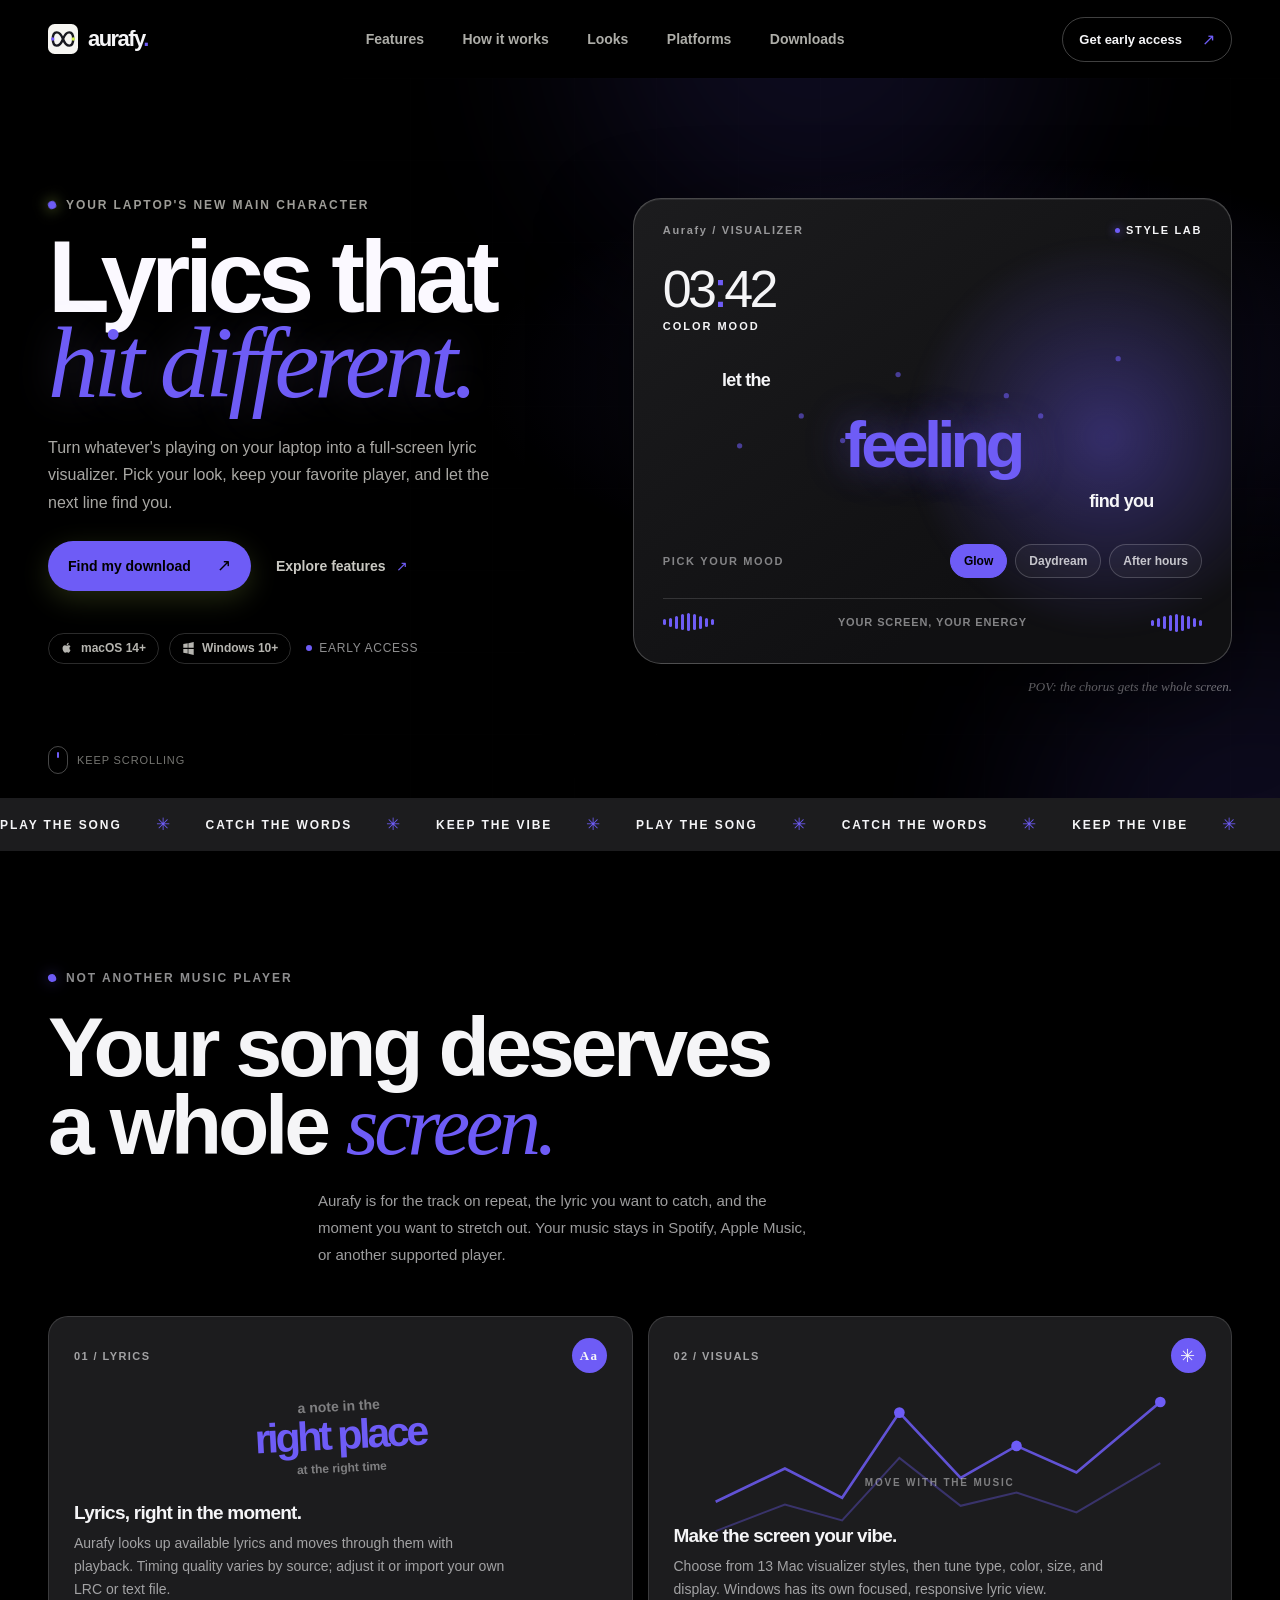
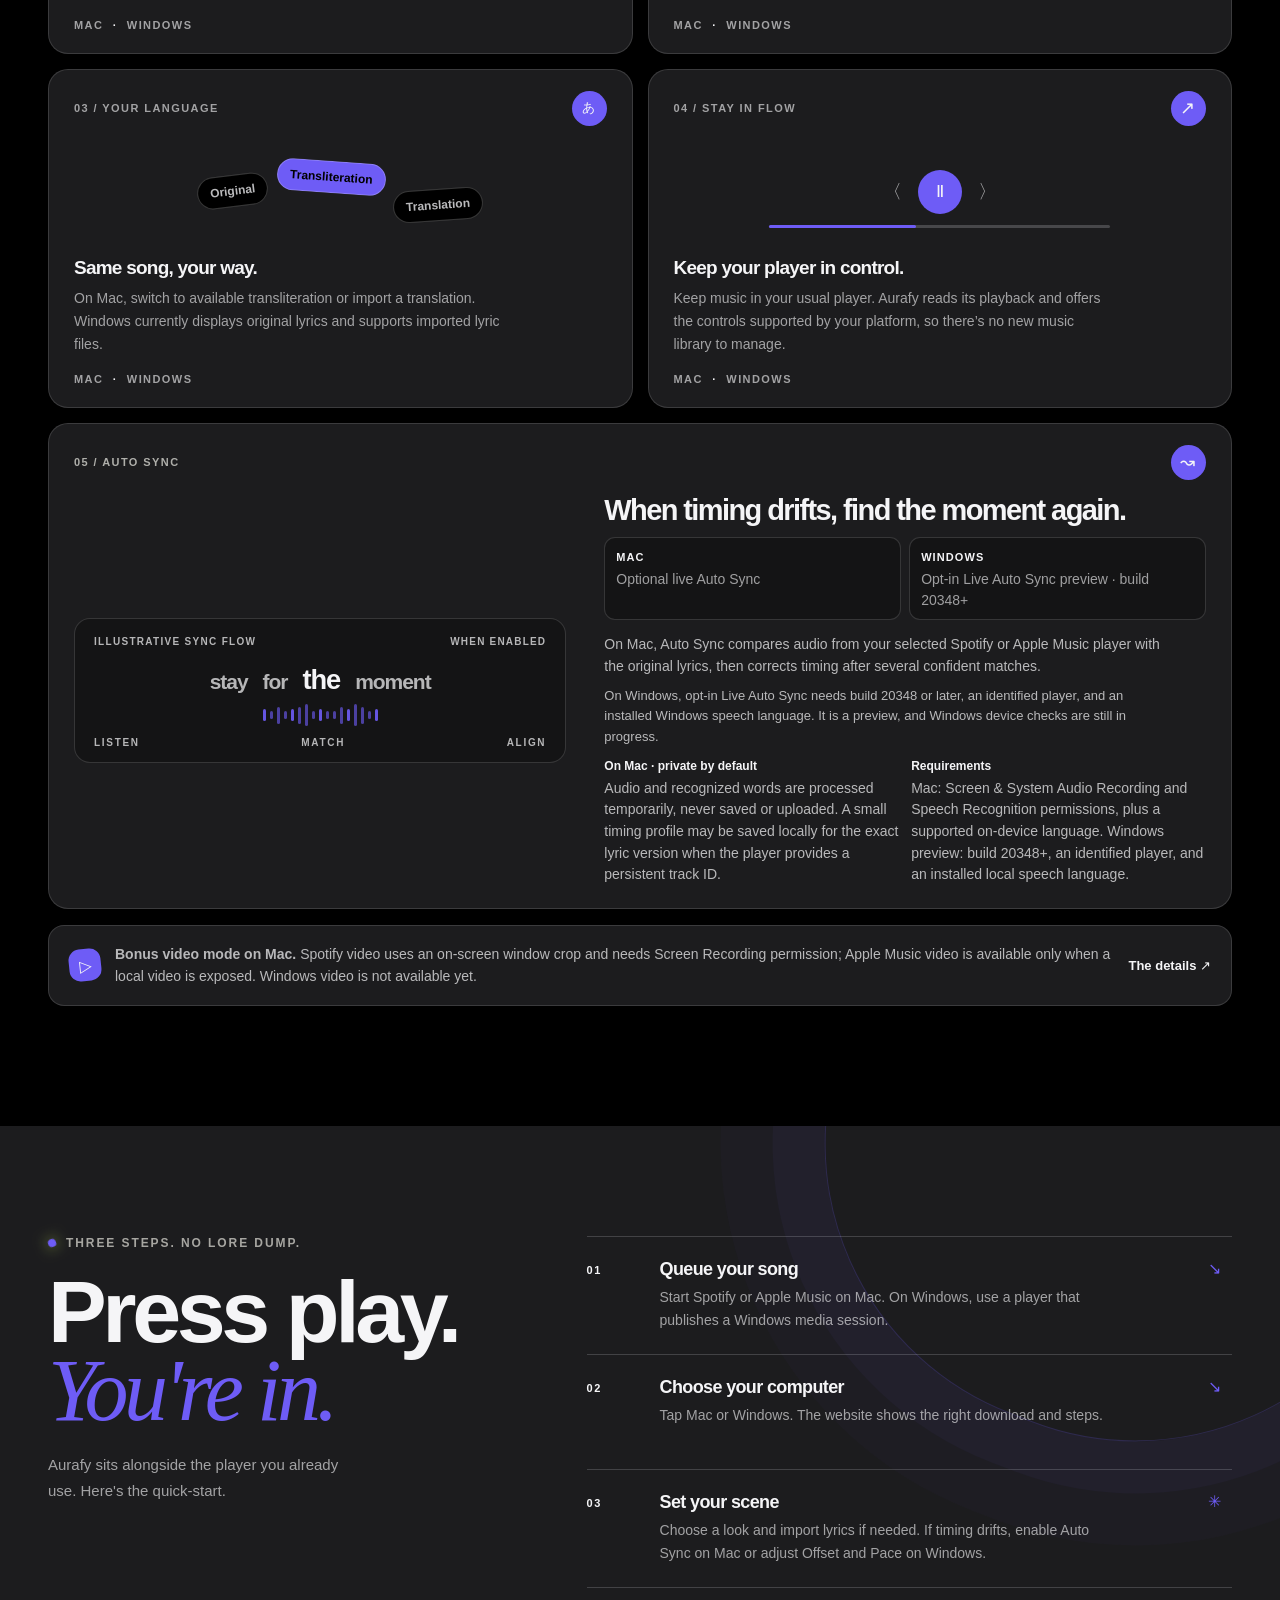
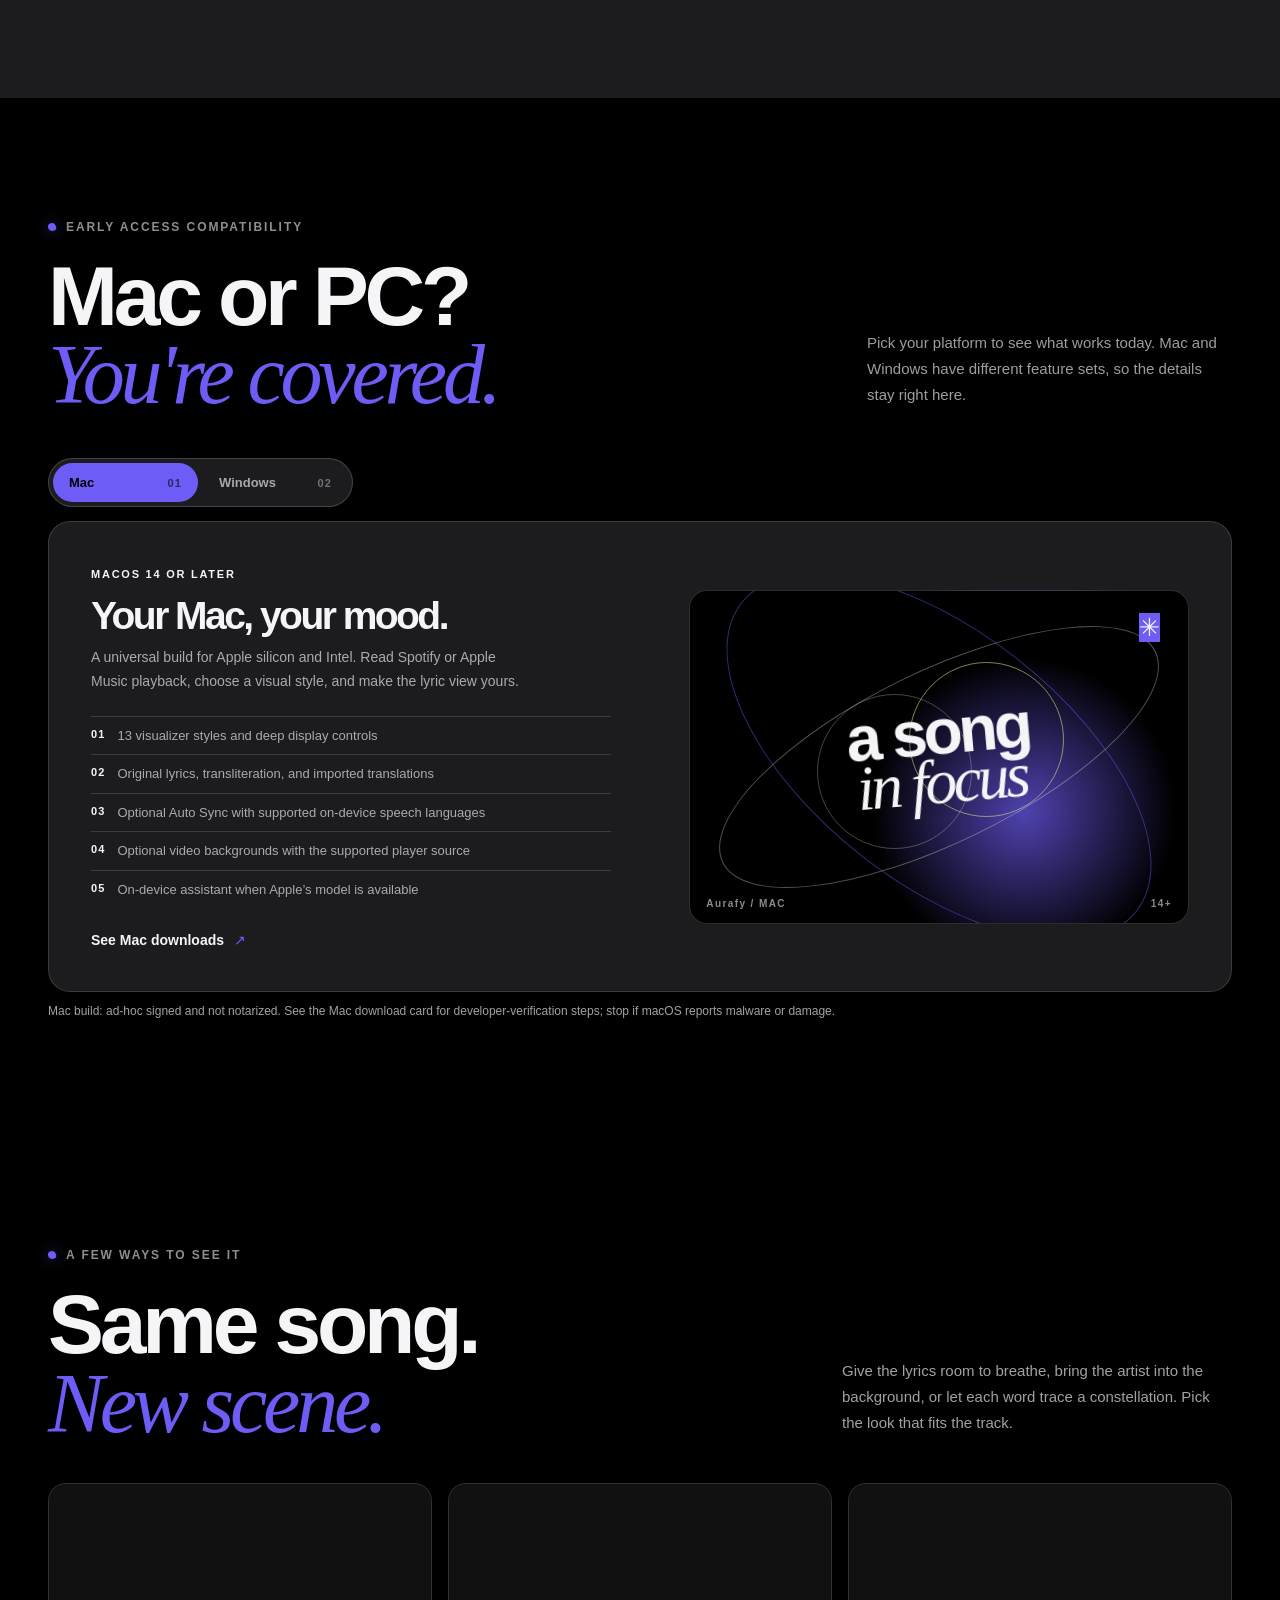
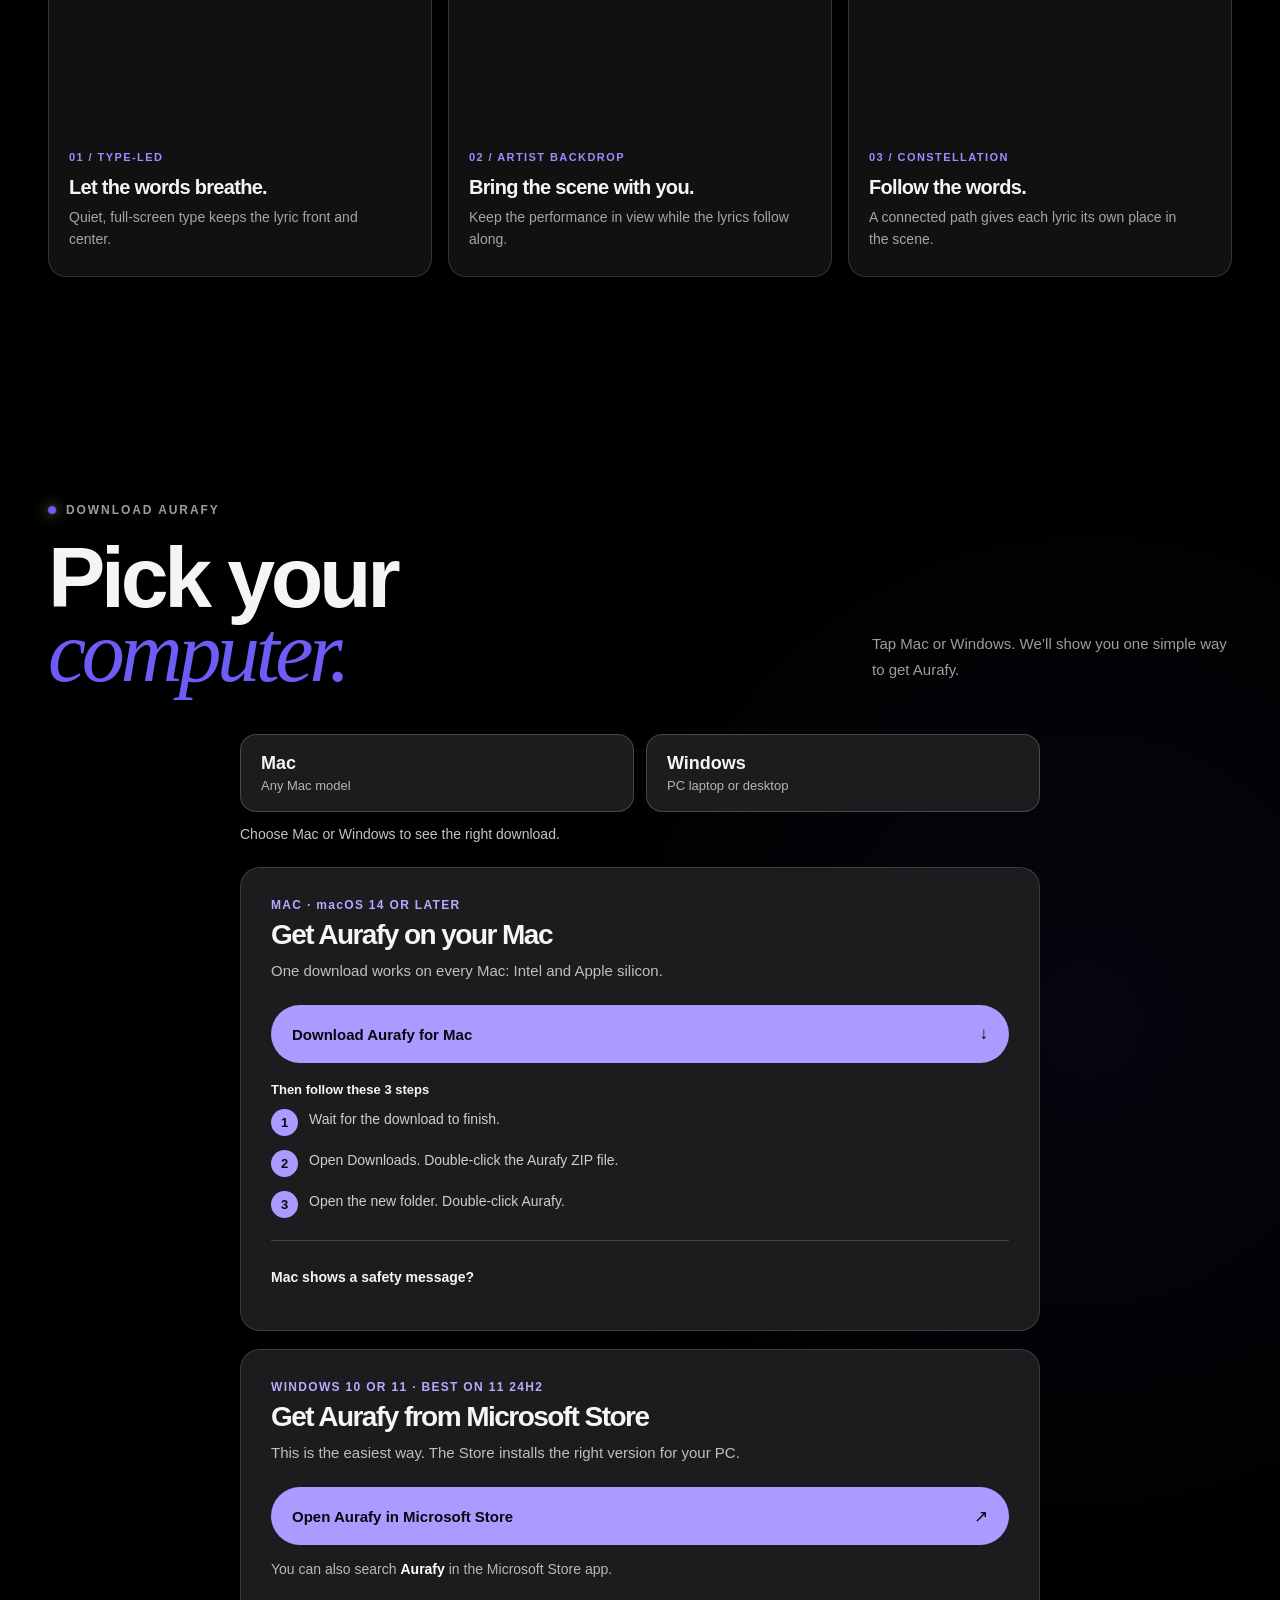
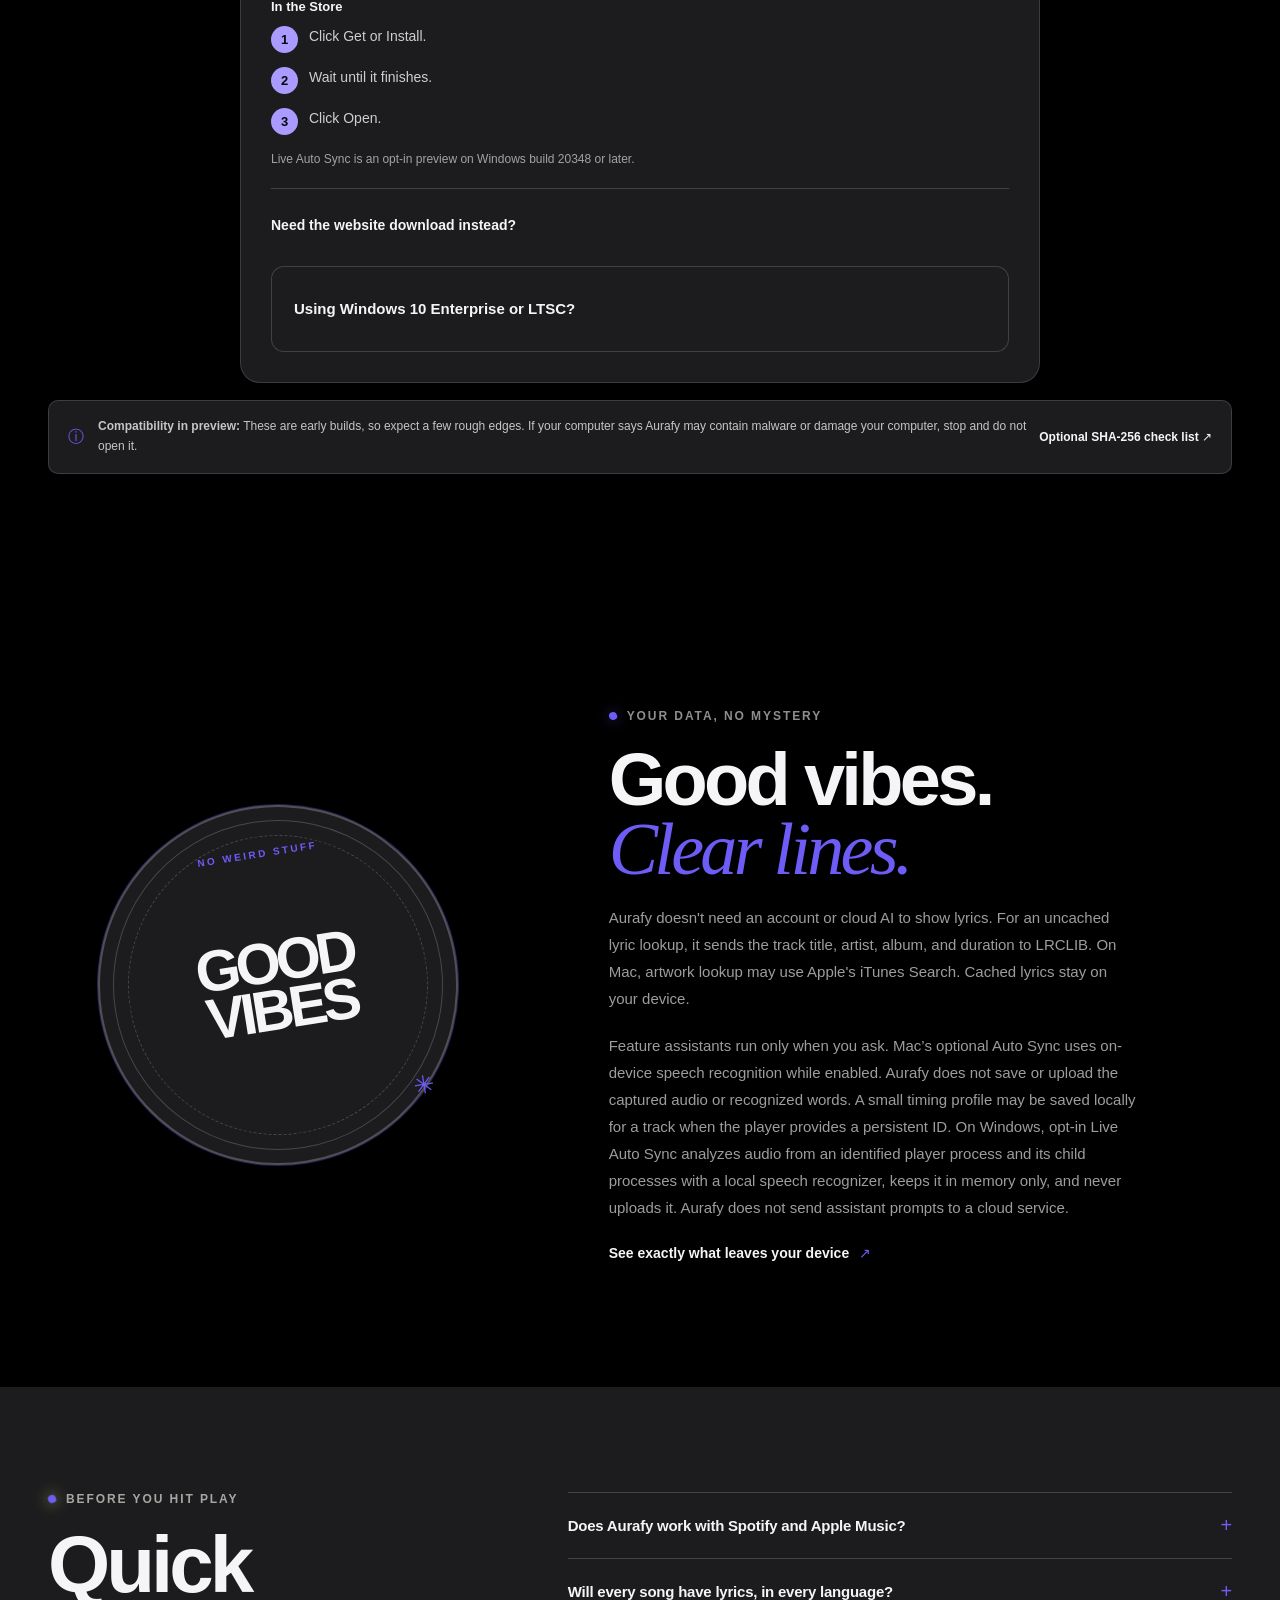
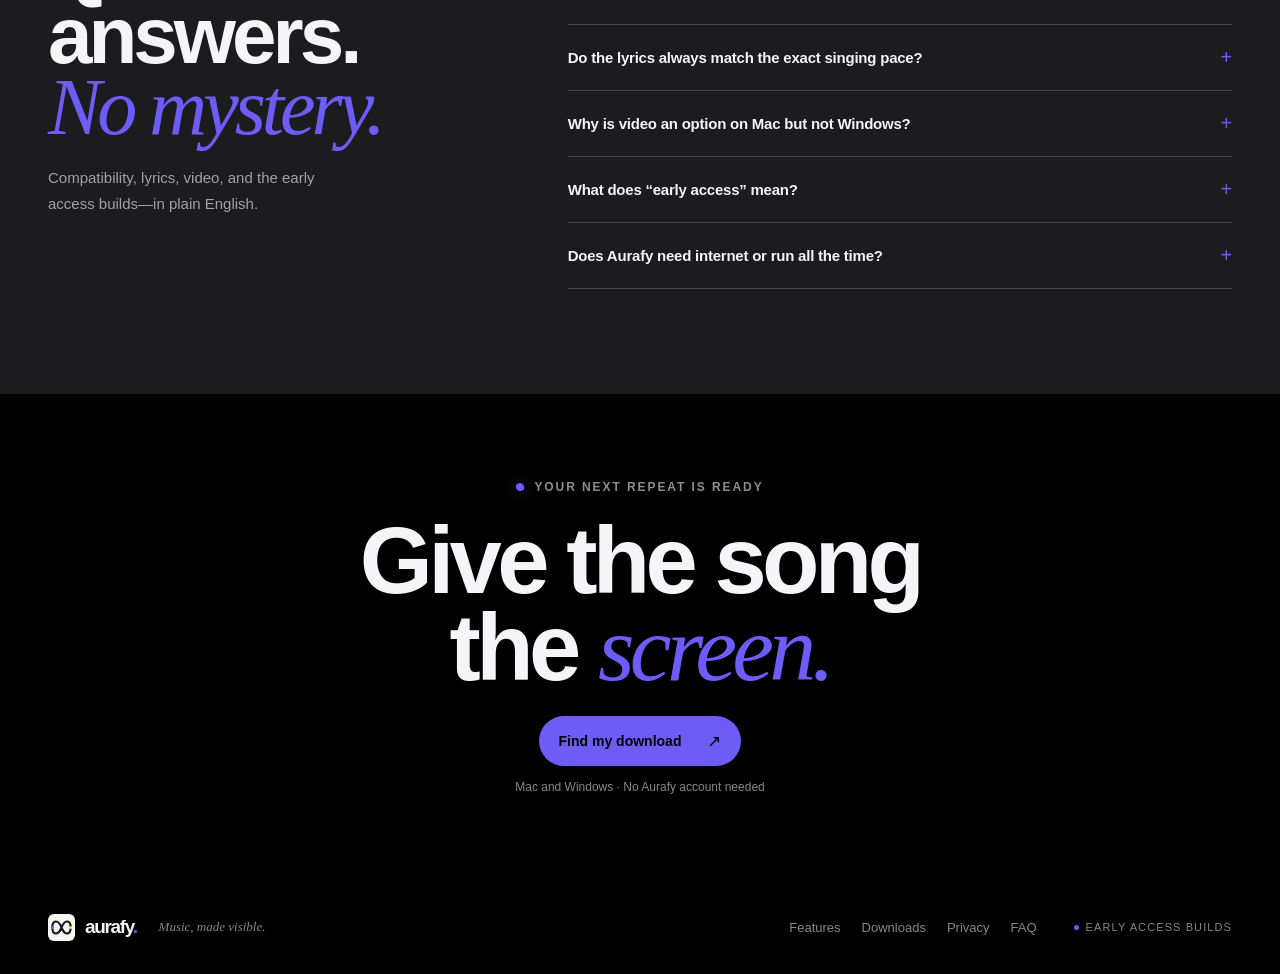
<file: index.html>
<!doctype html>
<html lang="en">
<head>
  <meta charset="utf-8">
  <meta name="viewport" content="width=device-width, initial-scale=1">
  <meta name="theme-color" content="#000000">
  <meta name="referrer" content="strict-origin-when-cross-origin">
  <meta http-equiv="Content-Security-Policy" content="default-src 'self'; base-uri 'self'; object-src 'none'; script-src 'self'; style-src 'self'; img-src 'self' data:; font-src 'self'; connect-src 'self'; form-action 'none'">
  <meta name="description" content="A full-screen lyric visualizer for Mac and Windows. Optional on-device Auto Sync on Mac, with an opt-in preview on Windows.">
  <meta property="og:site_name" content="Aurafy">
  <meta property="og:title" content="Aurafy — lyrics that hit different">
  <meta property="og:description" content="Make your music full-screen with Aurafy, a lyric visualizer for Mac and Windows.">
  <meta property="og:type" content="website">
  <meta property="og:url" content="https://deepak-c04.github.io/verci-website/">
  <meta property="og:image" content="https://deepak-c04.github.io/verci-website/og-image.png">
  <meta property="og:image:type" content="image/png">
  <meta property="og:image:width" content="1200">
  <meta property="og:image:height" content="630">
  <meta property="og:image:alt" content="Aurafy infinity mark beside the words Lyrics that hit different on a dark violet background.">
  <meta name="twitter:card" content="summary_large_image">
  <meta name="twitter:title" content="Aurafy — lyrics that hit different">
  <meta name="twitter:description" content="Make your music full-screen with Aurafy, a lyric visualizer for Mac and Windows.">
  <meta name="twitter:image" content="https://deepak-c04.github.io/verci-website/og-image.png">
  <meta name="twitter:image:alt" content="Aurafy infinity mark beside the words Lyrics that hit different on a dark violet background.">
  <title>Aurafy — lyrics that hit different</title>
  <link rel="icon" href="aurafy-mark.svg" type="image/svg+xml">
  <link rel="icon" href="aurafy.ico" sizes="any" type="image/x-icon">
  <link rel="apple-touch-icon" sizes="180x180" href="aurafy-apple-touch-icon.png">
  <link rel="stylesheet" href="styles.css?v=20261127-visualizer-examples">
  <link rel="canonical" href="https://deepak-c04.github.io/verci-website/">
  <script src="site.js" defer></script>
</head>
<body>
  <a class="skip-link" href="#main">Skip to content</a>

  <header class="site-header" id="top">
    <a class="brand" href="#top" aria-label="Aurafy home">
      <img class="brand-mark" src="aurafy-mark.svg" alt="" aria-hidden="true">
      <span>aurafy<span class="brand-period">.</span></span>
    </a>
    <button class="menu-toggle" type="button" aria-expanded="false" aria-controls="site-nav" aria-label="Open navigation">
      <span></span><span></span>
    </button>
    <nav class="site-nav" id="site-nav" aria-label="Main navigation">
      <a href="#experience">Features</a>
      <a href="#how-it-works">How it works</a>
      <a href="#visualizer-styles">Looks</a>
      <a href="#platforms">Platforms</a>
      <a href="#downloads">Downloads</a>
    </nav>
    <a class="header-cta" href="#downloads">Get early access <span aria-hidden="true">↗</span></a>
  </header>

  <main id="main">
    <section class="hero" aria-labelledby="hero-title">
      <div class="hero-glow hero-glow-one" aria-hidden="true"></div>
      <div class="hero-glow hero-glow-two" aria-hidden="true"></div>
      <div class="hero-copy">
        <p class="eyebrow"><span class="eyebrow-dot"></span> Your laptop's new main character</p>
        <h1 id="hero-title">Lyrics that<br><span>hit different.</span></h1>
        <p class="hero-intro">Turn whatever's playing on your laptop into a full-screen lyric visualizer. Pick your look, keep your favorite player, and let the next line find you.</p>
        <div class="hero-actions">
          <a class="button button-lime" href="#downloads">Find my download <span aria-hidden="true">↗</span></a>
          <a class="text-link" href="#experience">Explore features <span aria-hidden="true">↗</span></a>
        </div>
        <div class="hero-platforms" aria-label="Available platforms">
          <span class="platform-chip"><svg viewBox="0 0 20 20" aria-hidden="true"><path d="M13.9 10.5c0-2.3 1.9-3.4 2-3.5a4.4 4.4 0 0 0-3.5-1.9c-1.5-.2-2.9.9-3.7.9-.8 0-1.9-.9-3.1-.9a4.6 4.6 0 0 0-3.9 2.4c-1.7 2.9-.4 7.1 1.2 9.4.8 1.1 1.7 2.3 2.9 2.2 1.1-.1 1.5-.7 2.9-.7s1.8.7 3 .7 2-1.1 2.8-2.3a10 10 0 0 0 1.3-2.6 4 4 0 0 1-1.9-3.7ZM11.5 3.6A4.2 4.2 0 0 0 12.5.5a4.3 4.3 0 0 0-2.8 1.5 4 4 0 0 0-1 3 3.6 3.6 0 0 0 2.8-1.4Z" transform="scale(.82) translate(2 1)"/></svg> macOS 14+</span>
          <span class="platform-chip"><svg viewBox="0 0 20 20" aria-hidden="true"><path d="M2 3.2 8.8 2v7H2V3.2Zm7.8-1.4L18 0v9h-8.2V1.8ZM2 10.8h6.8v7L2 16.6v-5.8Zm7.8 0H18V20l-8.2-1.8v-7.4Z"/></svg> Windows 10+</span>
          <span class="early-access-note"><i aria-hidden="true"></i> Early access</span>
        </div>
      </div>

      <div class="hero-art" role="group" aria-label="Illustrative lyric visualizer. Its sample lyrics and demo timer are not synced to music. Choose a color mood.">
        <div class="visualizer-card mood-glow">
          <div class="visualizer-topline"><span>Aurafy / VISUALIZER</span><span class="live-indicator"><i></i> STYLE LAB</span></div>
          <div class="visualizer-time" aria-label="Demo timer, not music playback time" aria-live="off"><span data-demo-minutes>03</span><span class="time-divider" aria-hidden="true">:</span><span data-demo-seconds>42</span></div>
          <div class="visualizer-caption">COLOR MOOD</div>
          <div class="lyric-illustration" aria-hidden="true">
            <svg class="lyric-path" viewBox="0 0 440 142" fill="none" aria-hidden="true"><path pathLength="1" d="M4 110 74 76l47 28 63-75 55 70 68-46 39 23 88-65"/><circle cx="4" cy="110" r="3"/><circle cx="74" cy="76" r="3"/><circle cx="121" cy="104" r="3"/><circle cx="184" cy="29" r="3"/><circle cx="239" cy="99" r="3"/><circle cx="307" cy="53" r="3"/><circle cx="346" cy="76" r="3"/><circle cx="434" cy="11" r="3"/></svg>
            <span class="lyric-muted lyric-left" data-demo-lyric="before">let the</span>
            <span class="lyric-main" data-demo-lyric="focus">feeling</span>
            <span class="lyric-muted lyric-right" data-demo-lyric="after">find you</span>
          </div>
          <div class="visualizer-moods" role="group" aria-label="Choose visualizer mood">
            <span class="mood-label">PICK YOUR MOOD</span>
            <button type="button" class="mood-button is-selected" data-mood="glow" aria-pressed="true">Glow</button>
            <button type="button" class="mood-button" data-mood="daydream" aria-pressed="false">Daydream</button>
            <button type="button" class="mood-button" data-mood="after-hours" aria-pressed="false">After hours</button>
          </div>
          <div class="visualizer-footer"><span class="visualizer-eq" aria-hidden="true"><i></i><i></i><i></i><i></i><i></i><i></i><i></i><i></i><i></i></span><span>YOUR SCREEN, YOUR ENERGY</span><span class="visualizer-eq visualizer-eq-right" aria-hidden="true"><i></i><i></i><i></i><i></i><i></i><i></i><i></i><i></i><i></i></span></div>
        </div>
        <div class="hero-art-caption">POV: the chorus gets the whole screen.</div>
      </div>
      <a class="scroll-cue" href="#experience"><span></span> Keep scrolling</a>
    </section>

    <section class="ticker" aria-label="Aurafy works across Mac and Windows">
      <div class="ticker-track"><span>PLAY THE SONG</span><b aria-hidden="true">✳</b><span>CATCH THE WORDS</span><b aria-hidden="true">✳</b><span>KEEP THE VIBE</span><b aria-hidden="true">✳</b><span>PLAY THE SONG</span><b aria-hidden="true">✳</b><span>CATCH THE WORDS</span><b aria-hidden="true">✳</b><span>KEEP THE VIBE</span><b aria-hidden="true">✳</b></div>
    </section>

    <section class="experience section-wrap" id="experience" aria-labelledby="experience-title">
      <div class="section-heading">
        <p class="eyebrow eyebrow-dark"><span class="eyebrow-dot"></span> Not another music player</p>
        <h2 id="experience-title">Your song deserves<br>a whole <em>screen.</em></h2>
        <p>Aurafy is for the track on repeat, the lyric you want to catch, and the moment you want to stretch out. Your music stays in Spotify, Apple Music, or another supported player.</p>
      </div>
      <div class="feature-grid">
        <article class="feature-card feature-card-lyrics">
          <div class="feature-meta"><span>01 / LYRICS</span><span class="feature-orb orb-citrus" aria-hidden="true">Aa</span></div>
          <div class="mini-lyrics" aria-hidden="true"><span class="mini-faint">a note in the</span><strong>right place</strong><span class="mini-next">at the right time</span></div>
          <h3>Lyrics, right in the moment.</h3>
          <p>Aurafy looks up available lyrics and moves through them with playback. Timing quality varies by source; adjust it or import your own LRC or text file.</p>
          <span class="feature-platforms">MAC <b>·</b> WINDOWS</span>
        </article>
        <article class="feature-card feature-card-visuals">
          <div class="feature-meta"><span>02 / VISUALS</span><span class="feature-orb orb-blue" aria-hidden="true">✳</span></div>
          <div class="visual-mini" aria-hidden="true"><svg viewBox="0 0 340 130" fill="none"><path d="M2 93 54 68l43 22 43-64 46 49 42-24 45 20 63-53"/><path d="M2 115 54 95l43 12 43-47 46 36 42-10 45 15 63-37" class="path-two"/><circle cx="140" cy="26" r="4"/><circle cx="228" cy="51" r="4"/><circle cx="336" cy="18" r="4"/></svg><span>MOVE WITH THE MUSIC</span></div>
          <h3>Make the screen your vibe.</h3>
          <p>Choose from 13 Mac visualizer styles, then tune type, color, size, and display. Windows has its own focused, responsive lyric view.</p>
          <span class="feature-platforms">MAC <b>·</b> WINDOWS</span>
        </article>
        <article class="feature-card feature-card-language">
          <div class="feature-meta"><span>03 / YOUR LANGUAGE</span><span class="feature-orb orb-violet" aria-hidden="true">あ</span></div>
          <div class="language-stack" aria-hidden="true"><span>Original</span><span>Transliteration</span><span>Translation</span></div>
          <h3>Same song, your way.</h3>
          <p>On Mac, switch to available transliteration or import a translation. Windows currently displays original lyrics and supports imported lyric files.</p>
          <span class="feature-platforms">MAC <b>·</b> WINDOWS</span>
        </article>
        <article class="feature-card feature-card-controls">
          <div class="feature-meta"><span>04 / STAY IN FLOW</span><span class="feature-orb orb-coral" aria-hidden="true">↗</span></div>
          <div class="control-illustration" aria-hidden="true"><span>〈</span><span class="control-play">Ⅱ</span><span>〉</span><div class="control-progress"><i></i></div></div>
          <h3>Keep your player in control.</h3>
          <p>Keep music in your usual player. Aurafy reads its playback and offers the controls supported by your platform, so there’s no new music library to manage.</p>
          <span class="feature-platforms">MAC <b>·</b> WINDOWS</span>
        </article>
        <article class="feature-card feature-card-sync" aria-labelledby="sync-feature-title">
          <div class="feature-meta"><span>05 / AUTO SYNC</span><span class="feature-orb orb-blue" aria-hidden="true">↝</span></div>
          <div class="sync-illustration" aria-hidden="true">
            <div class="sync-illustration-top"><span>ILLUSTRATIVE SYNC FLOW</span><span class="sync-local">WHEN ENABLED</span></div>
            <div class="sync-word-line"><span>stay</span><span>for</span><strong>the</strong><span>moment</span></div>
            <div class="sync-wave"><i></i><i></i><i></i><i></i><i></i><i></i><i></i><i></i><i></i><i></i><i></i><i></i><i></i><i></i><i></i><i></i><i></i></div>
            <div class="sync-steps"><span>LISTEN</span><span>MATCH</span><span>ALIGN</span></div>
          </div>
          <div class="sync-feature-copy">
            <h3 id="sync-feature-title">When timing drifts, find the moment again.</h3>
            <div class="sync-platform-badges" role="group" aria-label="Auto Sync availability by platform">
              <div><span>MAC</span><p>Optional live Auto Sync</p></div>
              <div><span>WINDOWS</span><p>Opt-in Live Auto Sync preview · build 20348+</p></div>
            </div>
            <p class="sync-feature-desc">On Mac, Auto Sync compares audio from your selected Spotify or Apple Music player with the original lyrics, then corrects timing after several confident matches.</p>
            <p class="sync-feature-desc sync-window-desc">On Windows, opt-in Live Auto Sync needs build 20348 or later, an identified player, and an installed Windows speech language. It is a preview, and Windows device checks are still in progress.</p>
            <div class="sync-facts">
              <div><h4>On Mac · private by default</h4><p>Audio and recognized words are processed temporarily, never saved or uploaded. A small timing profile may be saved locally for the exact lyric version when the player provides a persistent track ID.</p></div>
              <div><h4>Requirements</h4><p>Mac: Screen &amp; System Audio Recording and Speech Recognition permissions, plus a supported on-device language. Windows preview: build 20348+, an identified player, and an installed local speech language.</p></div>
            </div>
          </div>
        </article>
      </div>
      <div class="video-note"><span class="video-note-icon" aria-hidden="true">▷</span><p><strong>Bonus video mode on Mac.</strong> Spotify video uses an on-screen window crop and needs Screen Recording permission; Apple Music video is available only when a local video is exposed. Windows video is not available yet.</p><a href="#faq">The details <span aria-hidden="true">↗</span></a></div>
    </section>

    <section class="how-section" id="how-it-works" aria-labelledby="how-title">
      <div class="section-wrap how-inner">
        <div class="how-heading"><p class="eyebrow"><span class="eyebrow-dot"></span> Three steps. No lore dump.</p><h2 id="how-title">Press play.<br><span>You're in.</span></h2><p>Aurafy sits alongside the player you already use. Here's the quick-start.</p></div>
        <div class="steps">
          <article class="step"><span class="step-number">01</span><div><h3>Queue your song</h3><p>Start Spotify or Apple Music on Mac. On Windows, use a player that publishes a Windows media session.</p></div><span class="step-arrow" aria-hidden="true">↘</span></article>
          <article class="step"><span class="step-number">02</span><div><h3>Choose your computer</h3><p>Tap Mac or Windows. The website shows the right download and steps.</p></div><span class="step-arrow" aria-hidden="true">↘</span></article>
          <article class="step"><span class="step-number">03</span><div><h3>Set your scene</h3><p>Choose a look and import lyrics if needed. If timing drifts, enable Auto Sync on Mac or adjust Offset and Pace on Windows.</p></div><span class="step-arrow" aria-hidden="true">✳</span></article>
        </div>
      </div>
    </section>

    <section class="platform-section section-wrap" id="platforms" aria-labelledby="platform-title">
      <div class="platform-heading">
        <div><p class="eyebrow eyebrow-dark"><span class="eyebrow-dot"></span> Early access compatibility</p><h2 id="platform-title">Mac or PC?<br><em>You're covered.</em></h2></div>
        <p>Pick your platform to see what works today. Mac and Windows have different feature sets, so the details stay right here.</p>
      </div>
      <div class="platform-switch" role="tablist" aria-label="Choose a platform">
        <button class="platform-tab is-selected" type="button" role="tab" id="tab-mac" aria-selected="true" aria-controls="platform-panel" data-platform="mac">Mac <span>01</span></button>
        <button class="platform-tab" type="button" role="tab" id="tab-windows" aria-selected="false" aria-controls="platform-panel" data-platform="windows" tabindex="-1">Windows <span>02</span></button>
      </div>
      <div class="platform-panel" id="platform-panel" role="tabpanel" aria-labelledby="tab-mac" tabindex="0">
        <div class="platform-panel-copy">
          <span class="platform-kicker" id="platform-kicker">MACOS 14 OR LATER</span>
          <h3 id="platform-name">Your Mac, your mood.</h3>
          <p id="platform-description">A universal build for Apple silicon and Intel. Read Spotify or Apple Music playback, choose a visual style, and make the lyric view yours.</p>
          <ul class="platform-details" id="platform-details">
            <li><span>01</span> 13 visualizer styles and deep display controls</li>
            <li><span>02</span> Original lyrics, transliteration, and imported translations</li>
            <li><span>03</span> Optional Auto Sync with supported on-device speech languages</li>
            <li><span>04</span> Optional video backgrounds with the supported player source</li>
            <li><span>05</span> On-device assistant when Apple’s model is available</li>
          </ul>
          <a class="text-link text-link-dark" id="platform-download" href="#downloads">See Mac downloads <span aria-hidden="true">↗</span></a>
        </div>
        <div class="platform-art platform-art-mac" id="platform-art" aria-hidden="true">
          <div class="platform-art-circle circle-one"></div><div class="platform-art-circle circle-two"></div>
          <div class="platform-art-note">a song<br><em>in focus</em></div>
          <div class="platform-art-bottom"><span>Aurafy / MAC</span><span>14+</span></div>
          <div class="platform-art-star">✳</div>
        </div>
      </div>
      <p class="platform-footnote" id="platform-footnote">Mac build: ad-hoc signed and not notarized. See the Mac download card for developer-verification steps; stop if macOS reports malware or damage.</p>
    </section>

    <section class="visualizer-gallery-section section-wrap" id="visualizer-styles" aria-labelledby="visualizer-styles-title">
      <div class="visualizer-gallery-heading">
        <div>
          <p class="eyebrow eyebrow-dark"><span class="eyebrow-dot"></span> A few ways to see it</p>
          <h2 id="visualizer-styles-title">Same song.<br><em>New scene.</em></h2>
        </div>
        <p>Give the lyrics room to breathe, bring the artist into the background, or let each word trace a constellation. Pick the look that fits the track.</p>
      </div>
      <div class="visualizer-example-grid">
        <figure class="visualizer-example">
          <div class="visualizer-example-image"><img src="assets/visualizer-examples/type-led.png" alt="Aurafy’s dark lyric screen with large words centered over a soft glow and playback controls along the bottom." width="3456" height="2234" loading="lazy" decoding="async"></div>
          <figcaption><p class="visualizer-example-kicker">01 / TYPE-LED</p><h3>Let the words breathe.</h3><p>Quiet, full-screen type keeps the lyric front and center.</p></figcaption>
        </figure>
        <figure class="visualizer-example">
          <div class="visualizer-example-image"><img src="assets/visualizer-examples/artist-backdrop.png" alt="Aurafy showing lyrics over a dimmed full-screen artist video, with the current line highlighted." width="3456" height="2234" loading="lazy" decoding="async"></div>
          <figcaption><p class="visualizer-example-kicker">02 / ARTIST BACKDROP</p><h3>Bring the scene with you.</h3><p>Keep the performance in view while the lyrics follow along.</p></figcaption>
        </figure>
        <figure class="visualizer-example">
          <div class="visualizer-example-image"><img src="assets/visualizer-examples/constellation.png" alt="Aurafy placing lyric words along a connected constellation path, with the active line bright near the center." width="3456" height="2234" loading="lazy" decoding="async"></div>
          <figcaption><p class="visualizer-example-kicker">03 / CONSTELLATION</p><h3>Follow the words.</h3><p>A connected path gives each lyric its own place in the scene.</p></figcaption>
        </figure>
      </div>
    </section>

    <section class="downloads-section" id="downloads" aria-labelledby="downloads-title">
      <div class="section-wrap downloads-inner">
        <div class="downloads-heading">
          <div><p class="eyebrow"><span class="eyebrow-dot"></span> Download Aurafy</p><h2 id="downloads-title">Pick your<br><span>computer.</span></h2></div>
          <p>Tap Mac or Windows. We’ll show you one simple way to get Aurafy.</p>
        </div>
        <div class="download-platform-picker" role="group" aria-label="Choose your computer">
          <button class="download-platform-choice" type="button" data-download-platform="mac" aria-pressed="false"><span>Mac</span><small>Any Mac model</small></button>
          <button class="download-platform-choice" type="button" data-download-platform="windows" aria-pressed="false"><span>Windows</span><small>PC laptop or desktop</small></button>
        </div>
        <p class="download-status" id="download-status" aria-live="polite">Choose Mac or Windows to see the right download.</p>
        <div class="download-grid download-grid-simple">
          <article class="download-card download-card-mac" data-download-card="mac" aria-labelledby="download-mac-title">
            <p class="download-os">MAC · macOS 14 OR LATER</p><h3 id="download-mac-title">Get Aurafy on your Mac</h3><p class="download-copy">One download works on every Mac: Intel and Apple silicon.</p>
            <a class="button button-dark" href="https://github.com/deepak-c04/verci-website/releases/download/aurafy-preview-2026-11-26-2.2.21-build-45/Aurafy-macOS-universal.zip">Download Aurafy for Mac <span aria-hidden="true">↓</span></a>
            <p class="download-guide-title">Then follow these 3 steps</p>
            <ol class="download-steps">
              <li>Wait for the download to finish.</li>
              <li>Open Downloads. Double-click the Aurafy ZIP file.</li>
              <li>Open the new folder. Double-click Aurafy.</li>
            </ol>
            <details class="download-help">
              <summary>Mac shows a safety message?</summary>
              <div class="download-help-content"><p>This early preview is not notarized. Try opening Aurafy once. If the alert says “Apple cannot check Aurafy for malicious software” or that the developer cannot be verified, continue only if you trust this download. Open System Settings → Privacy &amp; Security, scroll to Security, and choose Open Anyway for Aurafy. When the alert appears again, choose Open only if you still trust this download.</p><p><strong>If Mac says Aurafy contains malware, may damage your computer, or is damaged, stop. Do not open it.</strong></p><a href="https://github.com/deepak-c04/verci-website/releases/download/aurafy-preview-2026-11-26-2.2.21-build-45/Aurafy-SHA256SUMS.txt">Optional: download the SHA-256 check list</a></div>
            </details>
          </article>
          <article class="download-card download-card-win" data-download-card="windows" aria-labelledby="download-windows-title">
            <p class="download-os">WINDOWS 10 OR 11 · BEST ON 11 24H2</p><h3 id="download-windows-title">Get Aurafy from Microsoft Store</h3><p class="download-copy">This is the easiest way. The Store installs the right version for your PC.</p>
            <a class="button button-dark" href="https://apps.microsoft.com/detail/9N6THTDVM3JX" target="_blank" rel="noopener noreferrer">Open Aurafy in Microsoft Store <span aria-hidden="true">↗</span></a>
            <p class="download-store-search">You can also search <strong>Aurafy</strong> in the Microsoft Store app.</p>
            <p class="download-guide-title">In the Store</p>
            <ol class="download-steps">
              <li>Click Get or Install.</li>
              <li>Wait until it finishes.</li>
              <li>Click Open.</li>
            </ol>
            <p class="download-foot">Live Auto Sync is an opt-in preview on Windows build 20348 or later.</p>
            <details class="download-help">
              <summary>Need the website download instead?</summary>
              <div class="download-help-content"><p>These ZIPs are for Windows 11 version 24H2 or later. Not sure which ZIP to choose, or want the easiest install? Use the Microsoft Store option above. For most Windows computers, choose the first button. If your computer says it has a Snapdragon or ARM processor, choose the second one.</p><div class="download-zip-actions"><a class="button button-dark" href="https://github.com/deepak-c04/verci-website/releases/download/aurafy-preview-2026-11-26-2.2.21-build-45/Aurafy-Windows-11-24H2-x64.zip">Most PCs · Intel or AMD <span aria-hidden="true">↓</span></a><a class="download-zip-link" href="https://github.com/deepak-c04/verci-website/releases/download/aurafy-preview-2026-11-26-2.2.21-build-45/Aurafy-Windows-11-24H2-arm64.zip">ARM or Snapdragon <span aria-hidden="true">↓</span></a></div><p>After the ZIP downloads: open Downloads, right-click the ZIP, choose Extract All, then open the extracted folder and double-click <strong>Aurafy.exe</strong>.</p><p>These preview ZIPs are unsigned, so Windows may show a SmartScreen warning. Continue only if you downloaded the ZIP from this page, and never ignore a virus warning.</p></div>
            </details>
            <details class="download-legacy">
              <summary>Using Windows 10 Enterprise or LTSC?</summary>
              <div class="download-legacy-content"><p>This special download is for Windows 10 Enterprise or LTSC PCs without the Microsoft Store. It needs version 1809 or later. On Windows 10 Home or Pro, use the Microsoft Store option above.</p><div class="download-zip-actions"><a class="button button-dark" href="https://github.com/deepak-c04/verci-website/releases/download/aurafy-preview-2026-11-26-2.2.21-build-45/Aurafy-Windows-x64.zip">Most PCs · Intel or AMD <span aria-hidden="true">↓</span></a><a class="download-zip-link" href="https://github.com/deepak-c04/verci-website/releases/download/aurafy-preview-2026-11-26-2.2.21-build-45/Aurafy-Windows-arm64.zip">ARM laptop · Snapdragon <span aria-hidden="true">↓</span></a></div><p class="download-foot">Live Auto Sync needs Windows build 20348 or later, so it is not available on Windows 10.</p><p>After it downloads: open Downloads, right-click the ZIP, choose Extract All, then open the extracted folder and double-click <strong>Aurafy.exe</strong>.</p><p>These preview ZIPs are unsigned, so Windows may show a SmartScreen warning. Continue only if you downloaded the ZIP from this page, and never ignore a virus warning.</p></div>
            </details>
          </article>
        </div>
        <div class="download-disclaimer"><span aria-hidden="true">ⓘ</span><p><strong>Compatibility in preview:</strong> These are early builds, so expect a few rough edges. If your computer says Aurafy may contain malware or damage your computer, stop and do not open it.</p><a href="https://github.com/deepak-c04/verci-website/releases/download/aurafy-preview-2026-11-26-2.2.21-build-45/Aurafy-SHA256SUMS.txt">Optional SHA-256 check list <span aria-hidden="true">↗</span></a></div>
      </div>
    </section>

    <section class="privacy-section section-wrap" aria-labelledby="privacy-title">
      <div class="privacy-stamp" aria-hidden="true"><span>NO WEIRD STUFF</span><b>GOOD<br>VIBES</b><i>✳</i></div>
      <div class="privacy-copy"><p class="eyebrow eyebrow-dark"><span class="eyebrow-dot"></span> Your data, no mystery</p><h2 id="privacy-title">Good vibes.<br><em>Clear lines.</em></h2><p>Aurafy doesn't need an account or cloud AI to show lyrics. For an uncached lyric lookup, it sends the track title, artist, album, and duration to LRCLIB. On Mac, artwork lookup may use Apple's iTunes Search. Cached lyrics stay on your device.</p><p>Feature assistants run only when you ask. Mac’s optional Auto Sync uses on-device speech recognition while enabled. Aurafy does not save or upload the captured audio or recognized words. A small timing profile may be saved locally for a track when the player provides a persistent ID. On Windows, opt-in Live Auto Sync analyzes audio from an identified player process and its child processes with a local speech recognizer, keeps it in memory only, and never uploads it. Aurafy does not send assistant prompts to a cloud service.</p><a class="text-link text-link-dark" href="privacy.html">See exactly what leaves your device <span aria-hidden="true">↗</span></a></div>
    </section>

    <section class="faq-section" id="faq" aria-labelledby="faq-title">
        <div class="section-wrap faq-inner">
        <div class="faq-heading"><p class="eyebrow"><span class="eyebrow-dot"></span> Before you hit play</p><h2 id="faq-title">Quick answers.<br><span>No mystery.</span></h2><p>Compatibility, lyrics, video, and the early access builds—in plain English.</p></div>
        <div class="faq-list">
          <details><summary>Does Aurafy work with Spotify and Apple Music?<span aria-hidden="true">+</span></summary><p>On Mac, Aurafy reads playback from Spotify and Apple Music after you allow macOS Automation access. On Windows, it reads the active Windows media session; the player must publish that session for track details and controls to appear.</p></details>
          <details><summary>Will every song have lyrics, in every language?<span aria-hidden="true">+</span></summary><p>No lyric catalogue can promise every track and language. Aurafy looks up community supplied lyrics from LRCLIB. If a result is missing, you can import an LRC or text file you have. Mac also supports on-device transliteration where available and imported translations.</p></details>
          <details><summary>Do the lyrics always match the exact singing pace?<span aria-hidden="true">+</span></summary><p>Timing depends on the lyric file. Word-timed lyrics can follow more closely; line-only or plain-text lyrics may use estimated timing. On Mac, turn on <strong>Auto Sync</strong> from the menu bar or Settings → Lyrics to compare locally recognized words with the original lyrics. Timing adjusts after several confident matches. It requires Screen &amp; System Audio Recording and Speech Recognition permissions plus a supported on-device language. Audio and recognized words are not saved or uploaded by Aurafy. An in-session fit remains usable while playback is within 30 seconds of its current alignment point; a playback jump resets that point. A valid saved fit for that track and lyric version can also be used. Otherwise, Aurafy uses the lyric timestamps. Singing and rap recognition can be less reliable. On Windows, Live Auto Sync is an opt-in preview on build 20348 or later, and manual Offset and Pace are always available.</p></details>
          <details><summary>Why is video an option on Mac but not Windows?<span aria-hidden="true">+</span></summary><p>Aurafy does not receive a direct Spotify video stream. On Mac, Spotify video is an estimated crop of the visible Spotify window and requires Screen & System Audio Recording permission; it captures no audio and doesn’t save or upload frames. Apple Music video works only when the player exposes a local video file. Windows video is not implemented yet.</p></details>
          <details><summary>What does “early access” mean?<span aria-hidden="true">+</span></summary><p>These are early builds for trying and sharing feedback. The Mac app is ad-hoc signed and not notarized; Windows packages are unsigned and may show SmartScreen. Windows still needs launch and player-session checks on physical devices. Review each ZIP’s README before running it.</p></details>
          <details><summary>Does Aurafy need internet or run all the time?<span aria-hidden="true">+</span></summary><p>Playback visualization works with the supported player connection. New lyric or artwork lookups need an internet connection; cached lyrics can be shown offline. Feature assistants are on demand and stop when Aurafy closes or the computer powers off.</p></details>
        </div>
      </div>
    </section>

    <section class="closing-cta section-wrap" aria-labelledby="closing-title">
      <div class="closing-shape" aria-hidden="true">✳</div><p class="eyebrow eyebrow-dark"><span class="eyebrow-dot"></span> Your next repeat is ready</p><h2 id="closing-title">Give the song<br>the <em>screen.</em></h2><a class="button button-dark" href="#downloads">Find my download <span aria-hidden="true">↗</span></a><p class="closing-small">Mac and Windows · No Aurafy account needed</p>
    </section>
  </main>

  <footer class="site-footer">
    <a class="brand footer-brand" href="#top"><img class="brand-mark" src="aurafy-mark.svg" alt="" aria-hidden="true"><span>aurafy<span class="brand-period">.</span></span></a>
    <p>Music, made visible.</p>
    <div class="footer-links"><a href="#experience">Features</a><a href="#downloads">Downloads</a><a href="privacy.html">Privacy</a><a href="#faq">FAQ</a></div>
    <span class="footer-status"><i></i> Early access builds</span>
  </footer>
</body>
</html>
</file>
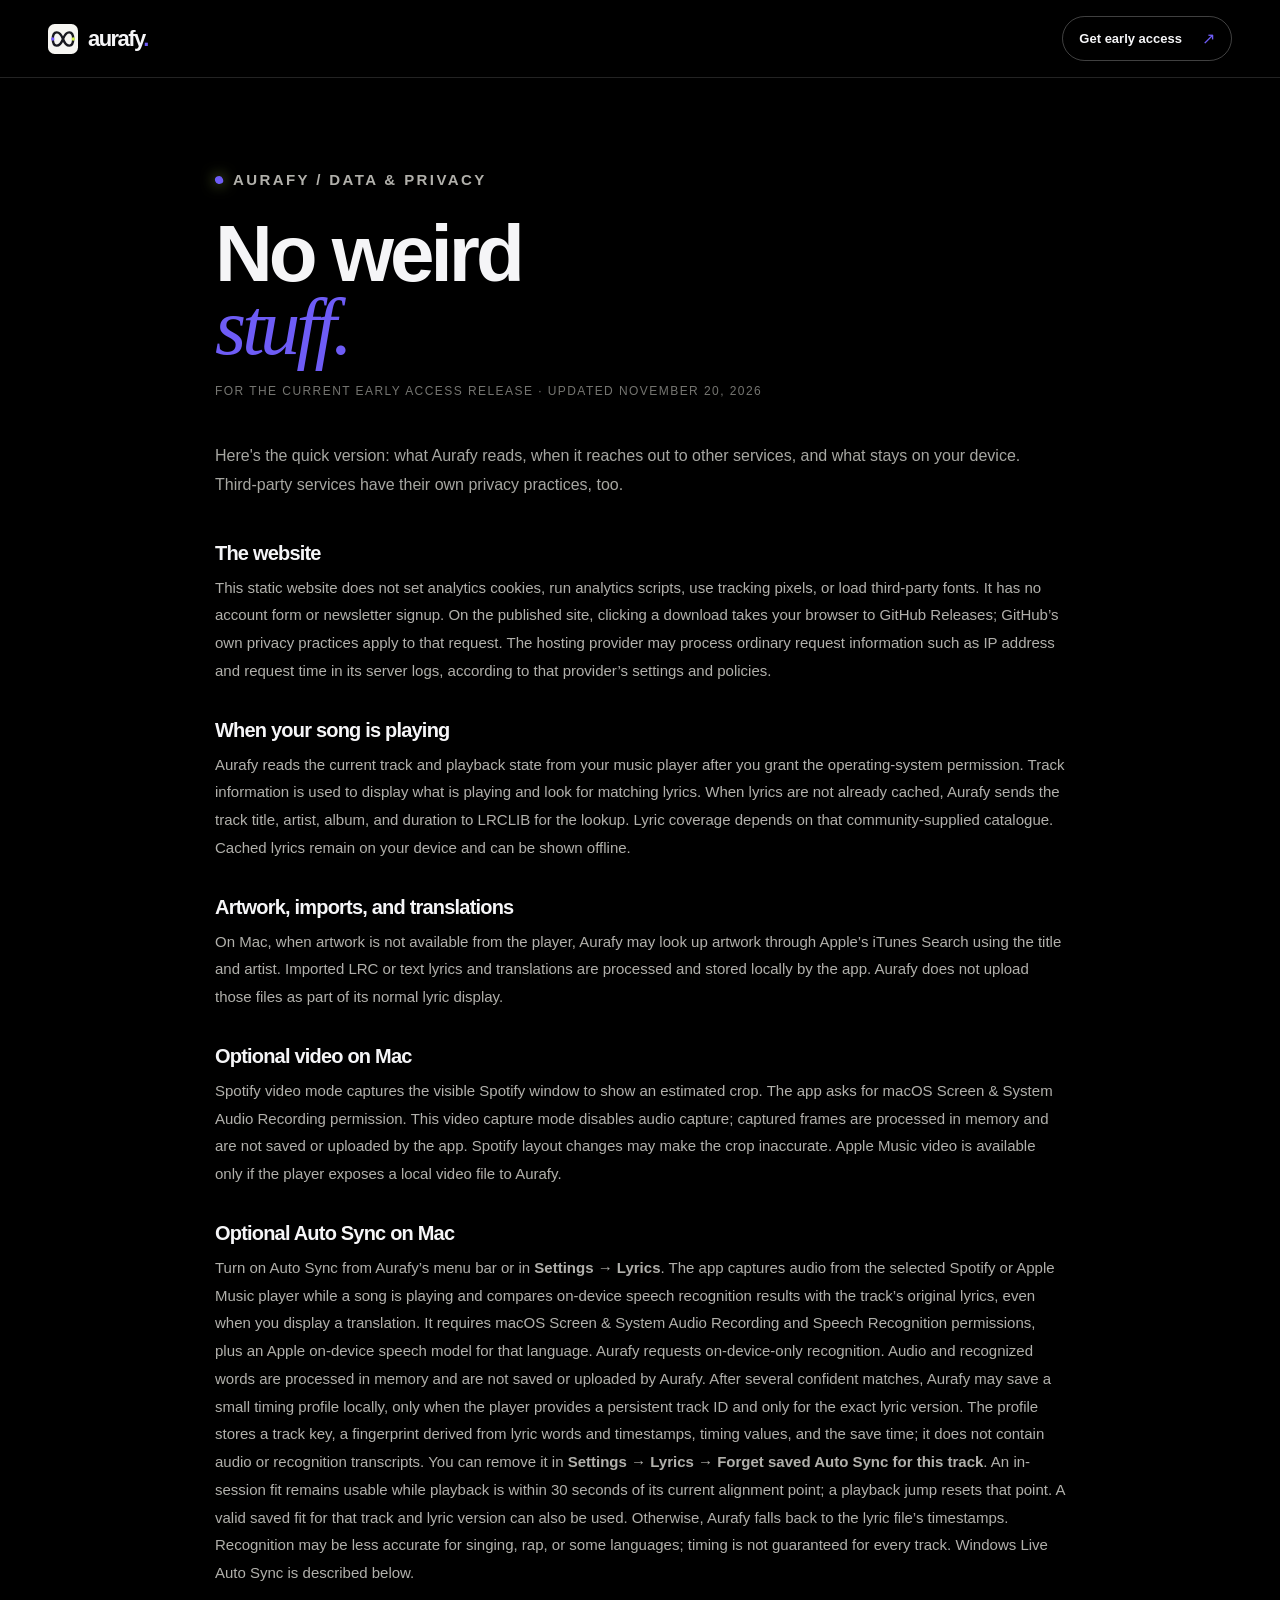
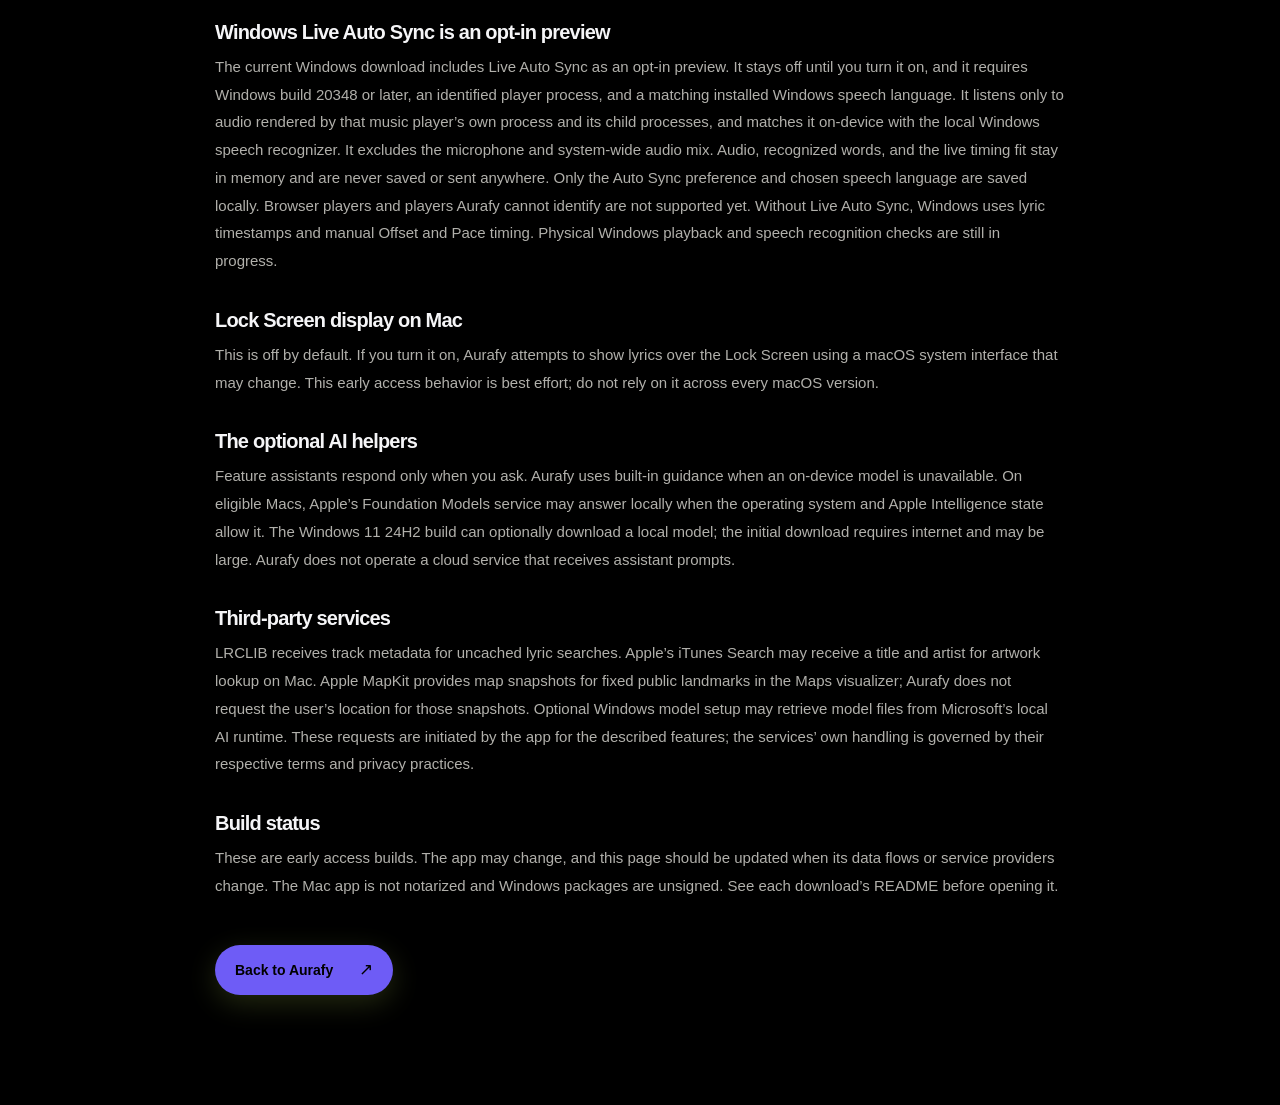
<file: privacy.html>
<!doctype html>
<html lang="en">
<head>
  <meta charset="utf-8">
  <meta name="viewport" content="width=device-width, initial-scale=1">
  <meta name="theme-color" content="#000000">
  <meta name="referrer" content="strict-origin-when-cross-origin">
  <meta http-equiv="Content-Security-Policy" content="default-src 'self'; base-uri 'self'; object-src 'none'; script-src 'self'; style-src 'self'; img-src 'self' data:; font-src 'self'; connect-src 'self'; form-action 'none'">
  <meta name="description" content="A plain-language explanation of how the Aurafy early access website and desktop apps handle data.">
  <meta property="og:site_name" content="Aurafy">
  <meta property="og:title" content="Data & privacy — Aurafy">
  <meta property="og:description" content="A plain-language explanation of how the Aurafy early access website and desktop apps handle data.">
  <meta property="og:type" content="website">
  <meta property="og:url" content="https://deepak-c04.github.io/verci-website/privacy.html">
  <meta property="og:image" content="https://deepak-c04.github.io/verci-website/og-image.png">
  <meta property="og:image:type" content="image/png">
  <meta property="og:image:width" content="1200">
  <meta property="og:image:height" content="630">
  <meta property="og:image:alt" content="Aurafy infinity mark beside the words Lyrics that hit different on a dark violet background.">
  <meta name="twitter:card" content="summary_large_image">
  <meta name="twitter:title" content="Data & privacy — Aurafy">
  <meta name="twitter:description" content="A plain-language explanation of how the Aurafy early access website and desktop apps handle data.">
  <meta name="twitter:image" content="https://deepak-c04.github.io/verci-website/og-image.png">
  <meta name="twitter:image:alt" content="Aurafy infinity mark beside the words Lyrics that hit different on a dark violet background.">
  <title>Data & privacy — Aurafy</title>
  <link rel="icon" href="aurafy-mark.svg" type="image/svg+xml">
  <link rel="icon" href="aurafy.ico" sizes="any" type="image/x-icon">
  <link rel="apple-touch-icon" sizes="180x180" href="aurafy-apple-touch-icon.png">
  <link rel="stylesheet" href="styles.css?v=04468f63">
  <link rel="canonical" href="https://deepak-c04.github.io/verci-website/privacy.html">
</head>
<body class="privacy-page">
  <header class="site-header">
    <a class="brand" href="index.html" aria-label="Aurafy home"><img class="brand-mark" src="aurafy-mark.svg" alt="" aria-hidden="true"><span>aurafy<span class="brand-period">.</span></span></a>
    <a class="header-cta" href="index.html#downloads">Get early access <span aria-hidden="true">↗</span></a>
  </header>
  <main class="privacy-content">
    <p class="eyebrow"><span class="eyebrow-dot"></span> Aurafy / Data & privacy</p>
    <h1>No weird<br><em>stuff.</em></h1>
    <p class="updated">For the current early access release · Updated November 20, 2026</p>
    <p class="intro">Here's the quick version: what Aurafy reads, when it reaches out to other services, and what stays on your device. Third-party services have their own privacy practices, too.</p>

    <h2>The website</h2>
    <p>This static website does not set analytics cookies, run analytics scripts, use tracking pixels, or load third-party fonts. It has no account form or newsletter signup. On the published site, clicking a download takes your browser to GitHub Releases; GitHub’s own privacy practices apply to that request. The hosting provider may process ordinary request information such as IP address and request time in its server logs, according to that provider’s settings and policies.</p>

    <h2>When your song is playing</h2>
    <p>Aurafy reads the current track and playback state from your music player after you grant the operating-system permission. Track information is used to display what is playing and look for matching lyrics. When lyrics are not already cached, Aurafy sends the track title, artist, album, and duration to LRCLIB for the lookup. Lyric coverage depends on that community-supplied catalogue. Cached lyrics remain on your device and can be shown offline.</p>

    <h2>Artwork, imports, and translations</h2>
    <p>On Mac, when artwork is not available from the player, Aurafy may look up artwork through Apple’s iTunes Search using the title and artist. Imported LRC or text lyrics and translations are processed and stored locally by the app. Aurafy does not upload those files as part of its normal lyric display.</p>

    <h2>Optional video on Mac</h2>
    <p>Spotify video mode captures the visible Spotify window to show an estimated crop. The app asks for macOS Screen & System Audio Recording permission. This video capture mode disables audio capture; captured frames are processed in memory and are not saved or uploaded by the app. Spotify layout changes may make the crop inaccurate. Apple Music video is available only if the player exposes a local video file to Aurafy.</p>

    <h2>Optional Auto Sync on Mac</h2>
    <p>Turn on Auto Sync from Aurafy’s menu bar or in <strong>Settings → Lyrics</strong>. The app captures audio from the selected Spotify or Apple Music player while a song is playing and compares on-device speech recognition results with the track’s original lyrics, even when you display a translation. It requires macOS Screen &amp; System Audio Recording and Speech Recognition permissions, plus an Apple on-device speech model for that language. Aurafy requests on-device-only recognition. Audio and recognized words are processed in memory and are not saved or uploaded by Aurafy. After several confident matches, Aurafy may save a small timing profile locally, only when the player provides a persistent track ID and only for the exact lyric version. The profile stores a track key, a fingerprint derived from lyric words and timestamps, timing values, and the save time; it does not contain audio or recognition transcripts. You can remove it in <strong>Settings → Lyrics → Forget saved Auto Sync for this track</strong>. An in-session fit remains usable while playback is within 30 seconds of its current alignment point; a playback jump resets that point. A valid saved fit for that track and lyric version can also be used. Otherwise, Aurafy falls back to the lyric file’s timestamps. Recognition may be less accurate for singing, rap, or some languages; timing is not guaranteed for every track. Windows Live Auto Sync is described below.</p>

    <h2>Windows Live Auto Sync is an opt-in preview</h2>
    <p>The current Windows download includes Live Auto Sync as an opt-in preview. It stays off until you turn it on, and it requires Windows build 20348 or later, an identified player process, and a matching installed Windows speech language. It listens only to audio rendered by that music player’s own process and its child processes, and matches it on-device with the local Windows speech recognizer. It excludes the microphone and system-wide audio mix. Audio, recognized words, and the live timing fit stay in memory and are never saved or sent anywhere. Only the Auto Sync preference and chosen speech language are saved locally. Browser players and players Aurafy cannot identify are not supported yet. Without Live Auto Sync, Windows uses lyric timestamps and manual Offset and Pace timing. Physical Windows playback and speech recognition checks are still in progress.</p>

    <h2>Lock Screen display on Mac</h2>
    <p>This is off by default. If you turn it on, Aurafy attempts to show lyrics over the Lock Screen using a macOS system interface that may change. This early access behavior is best effort; do not rely on it across every macOS version.</p>

    <h2>The optional AI helpers</h2>
    <p>Feature assistants respond only when you ask. Aurafy uses built-in guidance when an on-device model is unavailable. On eligible Macs, Apple’s Foundation Models service may answer locally when the operating system and Apple Intelligence state allow it. The Windows 11 24H2 build can optionally download a local model; the initial download requires internet and may be large. Aurafy does not operate a cloud service that receives assistant prompts.</p>

    <h2>Third-party services</h2>
    <p>LRCLIB receives track metadata for uncached lyric searches. Apple’s iTunes Search may receive a title and artist for artwork lookup on Mac. Apple MapKit provides map snapshots for fixed public landmarks in the Maps visualizer; Aurafy does not request the user’s location for those snapshots. Optional Windows model setup may retrieve model files from Microsoft’s local AI runtime. These requests are initiated by the app for the described features; the services’ own handling is governed by their respective terms and privacy practices.</p>

    <h2>Build status</h2>
    <p>These are early access builds. The app may change, and this page should be updated when its data flows or service providers change. The Mac app is not notarized and Windows packages are unsigned. See each download’s README before opening it.</p>
    <div class="privacy-return"><a class="button button-lime" href="index.html">Back to Aurafy <span aria-hidden="true">↗</span></a></div>
  </main>
</body>
</html>
</file>
<file: styles.css>
:root {
  color-scheme: dark;
  --ink: #f5f5f7;
  --ink-soft: #1c1c1e;
  --muted: #a1a1a6;
  --paper: #000000;
  --paper-deep: #1c1c1e;
  --lime: #6e5cf6;
  --lime-deep: #6e5cf6;
  --purple: #6e5cf6;
  --coral: #6e5cf6;
  --line: rgba(245, 245, 247, .16);
  --wrap: min(1240px, calc(100% - 96px));
  font-family: -apple-system, BlinkMacSystemFont, "Segoe UI", sans-serif;
  font-synthesis: none;
  text-rendering: optimizeLegibility;
  -webkit-font-smoothing: antialiased;
  scroll-behavior: smooth;
  scroll-padding-top: 92px;
}

* { box-sizing: border-box; }
body { margin: 0; color: var(--ink); background: var(--paper); }
a { color: inherit; text-decoration: none; }
button { font: inherit; }
::selection { color: #f5f5f7; background: var(--lime); }

.skip-link { position: fixed; z-index: 30; top: 10px; left: 10px; transform: translateY(-150%); padding: 12px 16px; color: var(--ink); background: var(--lime); border-radius: 8px; }
.skip-link:focus { transform: translateY(0); }
.site-header { height: 78px; padding: 0 max(48px, calc((100% - 1420px) / 2)); display: flex; align-items: center; justify-content: space-between; gap: 30px; color: #fbf9ff; background: #19132b; position: relative; z-index: 10; }
.brand { display: inline-flex; align-items: center; gap: 10px; font-size: 22px; font-weight: 720; letter-spacing: -.07em; }
.brand-mark { width: 30px; height: 30px; display: block; flex: 0 0 auto; object-fit: contain; }
.brand-period { color: var(--lime); }
.site-nav { display: flex; align-items: center; gap: clamp(22px, 3vw, 44px); color: rgba(247, 246, 239, .7); font-size: 13px; font-weight: 550; }
.site-nav a, .footer-links a { transition: color .2s ease; }
.site-nav a:hover, .footer-links a:hover { color: var(--lime); }
.header-cta { display: inline-flex; align-items: center; gap: 20px; padding: 12px 16px; border: 1px solid rgba(255,255,255,.25); border-radius: 99px; font-size: 12px; font-weight: 700; transition: color .2s ease, background .2s ease, border-color .2s ease; }
.header-cta span { color: var(--lime); font-size: 16px; }
.header-cta:hover { color: var(--ink); background: var(--lime); border-color: var(--lime); }
.header-cta:hover span { color: var(--ink); }
.menu-toggle { display: none; }

.hero { min-height: 690px; overflow: hidden; position: relative; isolation: isolate; display: grid; grid-template-columns: 1fr 1.08fr; align-items: center; gap: 30px; padding: 84px max(48px, calc((100% - 1240px) / 2)) 98px; color: #fbf9ff; background: radial-gradient(ellipse at 75% 36%, rgba(184, 150, 255, .33), transparent 34%), radial-gradient(ellipse at 84% 94%, rgba(220, 255, 98, .14), transparent 32%), radial-gradient(ellipse at 18% 85%, rgba(255, 128, 113, .13), transparent 32%), #171227; }
.hero::before { position: absolute; z-index: -1; content: ""; inset: 0; opacity: .3; background-image: linear-gradient(rgba(255,255,255,.055) 1px, transparent 1px), linear-gradient(90deg, rgba(255,255,255,.055) 1px, transparent 1px); background-size: 82px 82px; mask-image: linear-gradient(90deg, transparent, #000 50%, #000); }
.hero-glow { position: absolute; z-index: -1; width: 470px; height: 470px; border-radius: 50%; filter: blur(100px); opacity: .17; pointer-events: none; }
.hero-glow-one { top: -290px; right: 18%; background: #dbff62; }
.hero-glow-two { right: -210px; bottom: -280px; background: #9b68ff; }
.hero-copy { max-width: 610px; position: relative; z-index: 2; }
.eyebrow { margin: 0 0 23px; display: flex; align-items: center; gap: 10px; color: rgba(245,244,237,.64); font-size: 10px; font-weight: 700; letter-spacing: .16em; text-transform: uppercase; }
.eyebrow-dot { width: 8px; height: 8px; display: inline-block; border-radius: 50% 50% 40% 50%; background: var(--lime); box-shadow: 0 0 14px rgba(220,255,98,.65); transform: rotate(-20deg); }
.eyebrow-dark { color: #748078; }
.eyebrow-dark .eyebrow-dot { background: #95b84d; box-shadow: none; }
h1, h2, h3, p { margin-top: 0; }
.hero h1 { margin: 0; font-size: clamp(64px, 7.9vw, 112px); line-height: .84; letter-spacing: -.09em; font-weight: 820; }
.hero h1 span { color: var(--purple); font-family: Georgia, "Times New Roman", serif; font-weight: 400; font-style: italic; letter-spacing: -.085em; text-shadow: 0 0 40px rgba(198,176,255,.18); }
.hero-intro { max-width: 470px; margin: 28px 0 25px; color: rgba(245,244,237,.69); font-size: 16px; line-height: 1.7; }
.hero-actions { display: flex; align-items: center; gap: 25px; flex-wrap: wrap; }
.button { min-height: 50px; padding: 0 20px; display: inline-flex; align-items: center; justify-content: center; gap: 26px; border-radius: 99px; font-size: 12px; font-weight: 760; transition: transform .2s ease, background .2s ease, box-shadow .2s ease; }
.button:hover { transform: translateY(-2px); }
.button-lime { color: var(--ink); background: var(--lime); box-shadow: 0 8px 28px rgba(220,255,98,.16); }
.button-lime:hover { background: #eaff9e; box-shadow: 0 10px 32px rgba(220,255,98,.26); }
.button span { font-size: 17px; }
.text-link { display: inline-flex; align-items: center; gap: 10px; color: rgba(245,244,237,.82); font-size: 12px; font-weight: 650; }
.text-link span { color: var(--lime); transition: transform .2s ease; }
.text-link:hover span { transform: translate(2px, -2px); }
.hero-platforms { margin-top: 42px; display: flex; align-items: center; flex-wrap: wrap; gap: 10px; }
.platform-chip { min-height: 31px; padding: 0 12px; display: inline-flex; align-items: center; gap: 7px; color: rgba(245,244,237,.74); border: 1px solid rgba(255,255,255,.17); border-radius: 99px; font-size: 10px; font-weight: 600; }
.platform-chip svg { width: 13px; height: 13px; fill: currentColor; }
.early-access-note { margin-left: 5px; display: inline-flex; align-items: center; gap: 7px; color: rgba(245,244,247,.58); font-size: 10px; letter-spacing: .06em; text-transform: uppercase; }
.early-access-note i, .live-indicator i, .footer-status i { width: 6px; height: 6px; border-radius: 50%; background: var(--lime); }

.hero-art { min-height: 460px; position: relative; display: grid; place-items: center; perspective: 1000px; }
.visualizer-card { width: min(100%, 550px); min-height: 348px; padding: 20px 23px 16px; position: relative; z-index: 1; overflow: hidden; border: 1px solid rgba(255,255,255,.3); border-radius: 24px; background: linear-gradient(145deg, rgba(255,255,255,.12), rgba(255,255,255,.035)); box-shadow: 0 35px 90px rgba(0,0,0,.44), inset 0 1px rgba(255,255,255,.18); transform: rotateY(-8deg) rotateX(2deg); backdrop-filter: blur(8px); }
.visualizer-card::before { content: ""; position: absolute; width: 330px; height: 300px; top: 54px; right: -80px; border-radius: 50%; background: radial-gradient(circle, rgba(220,255,98,.24), rgba(177,142,255,.23) 38%, transparent 69%); filter: blur(7px); animation: glow-drift 4.8s ease-in-out infinite alternate; }
.visualizer-topline, .visualizer-footer { position: relative; display: flex; align-items: center; justify-content: space-between; color: rgba(246,246,236,.51); font-size: 8px; font-weight: 700; letter-spacing: .15em; }
.live-indicator { display: inline-flex; align-items: center; gap: 6px; color: var(--lime); font-size: 7px; }
.live-indicator i { width: 5px; height: 5px; box-shadow: 0 0 10px var(--lime); animation: live-dot .9s ease-in-out infinite alternate; }
.visualizer-time { margin: 22px 0 0; color: rgba(246,246,236,.86); font-size: 31px; font-weight: 300; letter-spacing: -.07em; font-variant-numeric: tabular-nums; }
.visualizer-time .time-divider { color: var(--lime); animation: colon-pulse 1s steps(2, start) infinite; }
.visualizer-caption { margin-top: 1px; color: rgba(246,246,236,.37); font-size: 7px; font-weight: 700; letter-spacing: .18em; }
.lyric-illustration { height: 172px; position: relative; display: grid; place-items: center; }
.lyric-illustration > span { transition: opacity .38s ease, transform .48s cubic-bezier(.2,.75,.25,1), filter .38s ease; }
.lyric-main { position: relative; z-index: 2; margin-top: 23px; color: var(--lime); font-size: clamp(42px, 5.3vw, 67px); font-weight: 760; letter-spacing: -.075em; text-shadow: 0 0 42px rgba(220,255,98,.3); animation: lyric-breathe 2.2s ease-in-out infinite; }
.lyric-muted { position: absolute; z-index: 2; color: rgba(241,239,228,.39); font-size: 18px; font-weight: 580; letter-spacing: -.04em; }
.lyric-illustration.is-changing > span { opacity: 0; filter: blur(7px); }
.lyric-illustration.is-changing .lyric-main { animation: none; transform: translateY(18px) scale(.78); }
.lyric-illustration.is-changing .lyric-left { transform: translate(-18px, 8px); }
.lyric-illustration.is-changing .lyric-right { transform: translate(18px, -8px); }
.lyric-left { left: 11%; top: 38px; }
.lyric-right { right: 9%; bottom: 22px; }
.lyric-path { width: 83%; height: 125px; position: absolute; left: 8%; top: 17px; overflow: visible; opacity: .74; }
.lyric-path path { stroke: rgba(220,242,149,.66); stroke-width: 1.5; stroke-dasharray: 1; stroke-dashoffset: 1; animation: draw-wave 3.2s ease-in-out infinite alternate; }
.lyric-path circle { fill: var(--lime); transform-box: fill-box; transform-origin: center; animation: lyric-node 1.8s ease-in-out infinite alternate; }
.lyric-path circle:nth-of-type(2n) { animation-delay: -.7s; }
.lyric-path circle:nth-of-type(3n) { animation-delay: -1.2s; }
.visualizer-footer { min-height: 40px; border-top: 1px solid rgba(255,255,255,.13); font-size: 7px; }
.track-mark { display: flex; align-items: center; gap: 3px; height: 17px; }
.track-mark span { width: 3px; border-radius: 4px; background: var(--lime); }
.track-mark span:nth-child(1), .track-mark span:nth-child(5) { height: 7px; }
.track-mark span:nth-child(2), .track-mark span:nth-child(4) { height: 12px; }
.track-mark span:nth-child(3) { height: 17px; }
.visualizer-eq { height: 19px; display: flex; align-items: center; gap: 3px; }
.visualizer-eq i { width: 3px; border-radius: 4px; background: var(--coral); transform-origin: center; animation: equalize .54s ease-in-out infinite alternate; }
.visualizer-eq i:nth-child(1), .visualizer-eq i:nth-child(9) { height: 6px; animation-delay: -.45s; }
.visualizer-eq i:nth-child(2), .visualizer-eq i:nth-child(8) { height: 9px; animation-delay: -.2s; }
.visualizer-eq i:nth-child(3), .visualizer-eq i:nth-child(7) { height: 13px; animation-delay: -.5s; }
.visualizer-eq i:nth-child(4), .visualizer-eq i:nth-child(6) { height: 16px; animation-delay: -.1s; }
.visualizer-eq i:nth-child(5) { height: 18px; animation-delay: -.36s; }
.orbit { position: absolute; border: 1px solid rgba(217,242,129,.23); border-radius: 50%; transform: rotate(-25deg); }
.orbit-one { width: 470px; height: 185px; border-color: rgba(220,255,98,.3); }
.orbit-two { width: 550px; height: 295px; border-color: rgba(198,176,255,.28); transform: rotate(38deg); }
.hero-spark { position: absolute; color: var(--lime); }
.spark-a { top: 48px; right: 7%; font-size: 30px; animation: turn 28s linear infinite; }
.spark-b { bottom: 27px; left: 11%; color: var(--coral); font-size: 20px; }
.floating-label { position: absolute; z-index: 2; min-width: 180px; padding: 11px 13px; display: flex; align-items: center; gap: 10px; color: #f2f2e9; border: 1px solid rgba(255,255,255,.2); border-radius: 11px; background: rgba(23,29,27,.86); box-shadow: 0 13px 35px rgba(0,0,0,.24); backdrop-filter: blur(14px); }
.floating-label b, .floating-label small { display: block; }
.floating-label b { font-size: 9px; font-weight: 650; }
.floating-label small { margin-top: 4px; color: rgba(242,242,233,.52); font-size: 8px; }
.label-icon { width: 27px; height: 27px; display: grid; place-items: center; color: var(--ink); background: var(--lime); border-radius: 9px; font-size: 16px; transform: rotate(-5deg); }
.label-top { top: 54px; right: -10px; }
.label-bottom { bottom: 37px; left: -20px; }
.label-wave { display: flex; align-items: center; gap: 2px; height: 29px; padding: 0 7px; }
.label-wave i { width: 2px; border-radius: 5px; background: var(--purple); }
.label-wave i:nth-child(1), .label-wave i:nth-child(5) { height: 8px; }
.label-wave i:nth-child(2), .label-wave i:nth-child(4) { height: 17px; }
.label-wave i:nth-child(3) { height: 25px; }
.hero-art-caption { position: absolute; right: 0; bottom: -14px; color: rgba(251,249,255,.55); font-family: Georgia, serif; font-size: 12px; font-style: italic; }
.hero-sticker { width: 82px; height: 82px; position: absolute; z-index: 3; top: 16px; left: 3%; display: flex; flex-direction: column; align-items: center; justify-content: center; color: var(--ink); border: 2px solid var(--ink); border-radius: 50%; background: var(--coral); box-shadow: 4px 5px 0 var(--ink); transform: rotate(-13deg); }
.hero-sticker span { font-size: 7px; font-weight: 850; letter-spacing: .16em; }
.hero-sticker b { font-size: 23px; line-height: 1; letter-spacing: -.08em; }
.hero-sticker i { position: absolute; right: -9px; bottom: 1px; color: var(--lime); font-size: 22px; font-style: normal; text-shadow: 1px 2px var(--ink); }
.scroll-cue { position: absolute; left: max(48px, calc((100% - 1240px) / 2)); bottom: 24px; display: flex; align-items: center; gap: 9px; color: rgba(245,244,237,.48); font-size: 9px; letter-spacing: .08em; text-transform: uppercase; }
.scroll-cue span { width: 20px; height: 28px; display: block; border: 1px solid rgba(255,255,255,.28); border-radius: 99px; position: relative; }
.scroll-cue span::after { content: ""; position: absolute; left: 8px; top: 5px; width: 2px; height: 6px; border-radius: 2px; background: var(--lime); animation: scroll-dot 1.5s infinite; }

.ticker { overflow: hidden; padding: 16px 0; color: var(--ink); background: var(--purple); }
.ticker-track { width: max-content; display: flex; align-items: center; gap: 34px; animation: ticker 34s linear infinite; font-size: 10px; font-weight: 800; letter-spacing: .16em; }
.ticker-track b { color: #7958b5; font-size: 17px; }
.section-wrap { width: var(--wrap); margin: 0 auto; }
.experience { padding-top: 120px; padding-bottom: 120px; }
.section-heading { max-width: 760px; margin-bottom: 48px; }
.section-heading h2, .platform-heading h2, .privacy-copy h2, .closing-cta h2 { margin: 0; font-size: clamp(48px, 6.8vw, 84px); line-height: .93; letter-spacing: -.075em; font-weight: 590; }
.section-heading h2 em, .platform-heading h2 em, .privacy-copy h2 em, .closing-cta h2 em { color: #82984f; font-family: Georgia, "Times New Roman", serif; font-weight: 400; }
.section-heading > p:last-child { max-width: 490px; margin: 22px 0 0 auto; color: var(--muted); font-size: 14px; line-height: 1.8; }
.feature-grid { display: grid; grid-template-columns: 1fr 1fr; gap: 15px; }
.feature-card { min-height: 300px; padding: 21px 25px 22px; display: flex; flex-direction: column; overflow: hidden; position: relative; border: 1px solid rgba(31,22,54,.08); border-radius: 20px; }
.feature-card-lyrics { background: #e9f6bc; }
.feature-card-visuals { background: #e0e2ff; }
.feature-card-language { background: #f1ddff; }
.feature-card-controls { background: #ffe4d3; }
.feature-meta { display: flex; align-items: center; justify-content: space-between; color: rgba(17,22,22,.5); font-size: 9px; font-weight: 750; letter-spacing: .13em; }
.feature-orb { width: 35px; height: 35px; display: grid; place-items: center; border-radius: 50%; font-size: 13px; }
.orb-citrus { color: #30401d; background: #d2f268; font-family: Georgia, serif; font-weight: 700; }
.orb-blue { color: #fff; background: #7562ca; font-size: 18px; }
.orb-violet { color: #fff; background: #9a69ce; font-family: Georgia, serif; }
.orb-coral { color: #643f2e; background: #ffac87; font-size: 18px; }
.mini-lyrics { min-height: 115px; margin: 6px 0 8px; display: flex; flex-direction: column; align-items: center; justify-content: center; transform: rotate(-3deg); }
.mini-lyrics span { color: rgba(17,22,22,.38); font-size: 14px; font-weight: 600; }
.mini-lyrics strong { color: #546837; font-size: 41px; line-height: 1.05; letter-spacing: -.08em; }
.mini-lyrics .mini-next { margin-top: 4px; font-size: 11px; }
.visual-mini { height: 126px; margin: 5px 0 0; position: relative; display: grid; place-items: center; }
.visual-mini svg { width: 85%; overflow: visible; }
.visual-mini path { stroke: #6a7e92; stroke-width: 2; }
.visual-mini .path-two { stroke: rgba(93,118,141,.3); stroke-width: 1.5; }
.visual-mini circle { fill: #627f9a; }
.visual-mini span { position: absolute; bottom: 16px; color: rgba(17,22,22,.38); font-size: 7px; font-weight: 750; letter-spacing: .18em; }
.language-stack { height: 118px; margin: 6px 0 7px; display: flex; align-items: center; justify-content: center; gap: 8px; }
.language-stack span { padding: 8px 12px; border: 1px solid rgba(17,22,22,.18); border-radius: 99px; background: rgba(255,255,255,.35); font-size: 10px; font-weight: 630; transform: rotate(-7deg); }
.language-stack span:nth-child(2) { margin-top: -28px; color: #4f446f; background: #d4c9f2; transform: rotate(4deg); }
.language-stack span:nth-child(3) { margin-top: 28px; transform: rotate(-4deg); }
.control-illustration { height: 118px; margin: 7px 0 6px; display: flex; align-items: center; justify-content: center; gap: 16px; position: relative; color: rgba(17,22,22,.53); font-size: 19px; }
.control-play { width: 44px; height: 44px; display: grid; place-items: center; border-radius: 50%; color: var(--ink); background: var(--lime); font-size: 17px; }
.control-progress { width: 64%; height: 3px; position: absolute; left: 18%; bottom: 23px; background: rgba(17,22,22,.16); border-radius: 9px; }
.control-progress i { width: 43%; height: 100%; display: block; border-radius: inherit; background: #aa7b58; }
.feature-card h3 { margin: auto 0 8px; font-size: 19px; font-weight: 690; letter-spacing: -.04em; }
.feature-card p { max-width: 440px; margin: 0; color: #59625d; font-size: 12px; line-height: 1.65; }
.feature-platforms { margin-top: 17px; color: rgba(17,22,22,.52); font-size: 8px; font-weight: 780; letter-spacing: .13em; }
.feature-platforms b { margin: 0 5px; color: #8da65a; }
.video-note { margin-top: 16px; padding: 17px 20px; display: flex; align-items: center; gap: 14px; border: 1px solid var(--line); border-radius: 16px; background: #f1ecfb; }
.video-note-icon { width: 32px; height: 32px; flex: 0 0 auto; display: grid; place-items: center; border-radius: 11px; color: var(--ink); background: var(--lime); transform: rotate(-6deg); }
.video-note p { margin: 0; flex: 1; color: var(--muted); font-size: 11px; line-height: 1.6; }
.video-note p strong { color: var(--ink); }
.video-note a { flex: 0 0 auto; font-size: 10px; font-weight: 700; }

.how-section { padding: 110px 0; color: #fbf9ff; background: #211735; overflow: hidden; position: relative; }
.how-section::after { content: ""; width: 600px; height: 600px; position: absolute; top: -290px; right: -150px; border: 1px solid rgba(220,255,98,.2); border-radius: 46% 54% 50% 50%; box-shadow: 0 0 0 52px rgba(198,176,255,.04), 0 0 0 104px rgba(220,255,98,.025); pointer-events: none; transform: rotate(21deg); }
.how-inner { display: grid; grid-template-columns: .82fr 1.18fr; gap: 90px; align-items: start; position: relative; z-index: 1; }
.how-heading h2, .faq-heading h2 { margin: 0; font-size: clamp(58px, 7vw, 88px); line-height: .89; letter-spacing: -.08em; font-weight: 600; }
.how-heading h2 span, .faq-heading h2 span, .downloads-heading h2 span { color: var(--lime); font-family: Georgia, "Times New Roman", serif; font-weight: 400; font-style: italic; }
.how-heading > p:last-child, .faq-heading > p:last-child { max-width: 310px; margin: 22px 0 0; color: rgba(245,244,237,.6); font-size: 13px; line-height: 1.7; }
.steps { border-top: 1px solid rgba(255,255,255,.18); }
.step { min-height: 115px; padding: 22px 0; display: grid; grid-template-columns: 55px 1fr 24px; align-items: start; gap: 18px; border-bottom: 1px solid rgba(255,255,255,.18); }
.step-number { padding-top: 5px; color: var(--lime); font-size: 9px; font-weight: 850; letter-spacing: .15em; }
.step h3 { margin: 0 0 6px; font-size: 18px; font-weight: 630; letter-spacing: -.035em; }
.step p { max-width: 455px; margin: 0; color: rgba(245,244,237,.57); font-size: 12px; line-height: 1.65; }
.step-arrow { color: rgba(217,242,129,.75); font-size: 16px; }

.platform-section { padding-top: 122px; padding-bottom: 122px; }
.platform-heading { margin-bottom: 44px; display: flex; justify-content: space-between; align-items: end; gap: 50px; }
.platform-heading > p { max-width: 365px; margin: 0 0 6px; color: var(--muted); font-size: 13px; line-height: 1.75; }
.platform-switch { width: fit-content; margin-bottom: 14px; padding: 4px; display: flex; gap: 5px; border: 1px solid rgba(17,22,22,.12); border-radius: 99px; background: #ebe9e0; }
.platform-tab { min-width: 145px; padding: 12px 16px; display: flex; align-items: center; justify-content: space-between; gap: 20px; color: #68716b; border: 0; border-radius: 99px; background: transparent; cursor: pointer; font-size: 11px; font-weight: 700; text-align: left; transition: background .2s ease, color .2s ease; }
.platform-tab span { opacity: .6; font-size: 8px; letter-spacing: .1em; }
.platform-tab.is-selected { color: var(--ink); background: var(--lime); box-shadow: 0 3px 9px rgba(31,22,54,.12); }
.platform-tab:focus-visible, a:focus-visible, button:focus-visible, summary:focus-visible { outline: 3px solid #788e48; outline-offset: 3px; }
.platform-panel { min-height: 424px; padding: 42px; display: grid; grid-template-columns: 1.05fr .95fr; gap: 46px; align-items: center; border: 1px solid rgba(31,22,54,.11); border-radius: 22px; background: #eee8fa; }
.platform-panel-copy { max-width: 520px; }
.platform-kicker { color: #75864d; font-size: 9px; font-weight: 800; letter-spacing: .16em; }
.platform-panel h3 { margin: 14px 0 11px; font-size: clamp(28px, 3.2vw, 39px); line-height: 1; letter-spacing: -.065em; font-weight: 620; }
.platform-panel-copy > p { max-width: 440px; margin: 0; color: #59625d; font-size: 12px; line-height: 1.7; }
.platform-details { margin: 22px 0 23px; padding: 0; list-style: none; }
.platform-details li { padding: 9px 0; display: flex; gap: 12px; border-top: 1px solid rgba(17,22,22,.12); color: #414b45; font-size: 10px; line-height: 1.5; }
.platform-details li span { color: #87994e; font-size: 8px; font-weight: 800; letter-spacing: .1em; }
.text-link-dark { color: var(--ink); }
.text-link-dark span { color: #82984f; }
.platform-art { min-height: 334px; position: relative; overflow: hidden; display: grid; place-items: center; border: 1px solid rgba(255,255,255,.29); border-radius: 18px; background: radial-gradient(circle at 52% 42%, rgba(220,255,98,.84), transparent 26%), radial-gradient(circle at 68% 68%, rgba(164,134,223,.9), transparent 37%), radial-gradient(circle at 25% 73%, rgba(255,151,113,.84), transparent 34%), #211735; }
.platform-art::before, .platform-art::after { content: ""; width: 480px; height: 170px; position: absolute; border: 1px solid rgba(237,239,223,.35); border-radius: 50%; transform: rotate(-26deg); }
.platform-art::after { width: 500px; height: 250px; border-color: rgba(217,242,129,.34); transform: rotate(38deg); }
.platform-art-circle { width: 155px; height: 155px; position: absolute; border: 1px solid rgba(244,245,231,.28); border-radius: 50%; }
.circle-one { transform: translate(-45px, 15px); }
.circle-two { transform: translate(47px, -17px); border-color: rgba(217,242,129,.55); }
.platform-art-note { position: relative; z-index: 1; color: #f4f3e9; font-size: clamp(42px, 5vw, 64px); font-weight: 720; line-height: .77; letter-spacing: -.09em; text-align: center; text-shadow: 0 5px 25px rgba(0,0,0,.23); transform: rotate(-5deg); }
.platform-art-note em { color: var(--lime); font-family: Georgia, serif; font-weight: 400; }
.platform-art-bottom { position: absolute; right: 16px; bottom: 14px; left: 16px; display: flex; justify-content: space-between; color: rgba(245,244,237,.57); font-size: 7px; font-weight: 750; letter-spacing: .14em; }
.platform-art-star { position: absolute; top: 22px; right: 28px; color: var(--lime); font-size: 25px; }
.platform-art-windows { background: radial-gradient(circle at 28% 30%, rgba(151,181,231,.83), transparent 30%), radial-gradient(circle at 74% 72%, rgba(217,242,129,.6), transparent 33%), #1e2825; }
.platform-art-windows .platform-art-note em { color: #b9ceff; }
.platform-footnote { margin: 12px 0 0; color: #717974; font-size: 10px; }

.downloads-section { padding: 110px 0; color: #fbf9ff; background: #171227; position: relative; overflow: hidden; }
.downloads-section::before { content: ""; position: absolute; inset: 0; opacity: .42; background: radial-gradient(ellipse at 98% 28%, rgba(181,145,255,.24), transparent 30%), radial-gradient(ellipse at 0% 100%, rgba(220,255,98,.14), transparent 30%), radial-gradient(ellipse at 58% 100%, rgba(255,151,113,.1), transparent 33%); pointer-events: none; }
.downloads-inner { position: relative; z-index: 1; }
.downloads-heading { margin-bottom: 44px; display: flex; align-items: end; justify-content: space-between; gap: 50px; }
.downloads-heading h2 { margin: 0; font-size: clamp(58px, 7vw, 86px); line-height: .87; letter-spacing: -.08em; font-weight: 590; }
.downloads-heading > p { max-width: 360px; margin: 0 0 7px; color: rgba(245,244,237,.61); font-size: 13px; line-height: 1.75; }
.download-grid { display: grid; grid-template-columns: repeat(3, 1fr); gap: 13px; }
.download-card { min-height: 0; padding: 25px; display: flex; flex-direction: column; color: var(--ink); border-radius: 20px; background: var(--paper); }
.download-card-mac { background: #e9f6bc; }
.download-card-win { background: #e1ddff; }
.download-card-win10 { background: #ffe4d3; }
.download-card-top { margin-bottom: 28px; display: flex; align-items: center; justify-content: space-between; }
.os-icon { width: 33px; height: 33px; display: grid; place-items: center; color: #e9efcf; background: var(--ink); border-radius: 10px; font-size: 19px; }
.os-apple svg { width: 17px; height: 17px; fill: #e9efcf; }
.os-windows { color: var(--ink); background: #bdc8ee; font-size: 27px; }
.download-badge { padding: 6px 8px; color: #4c6033; border: 1px solid rgba(76,96,51,.25); border-radius: 99px; font-size: 10px; font-weight: 800; letter-spacing: .12em; }
.badge-muted { color: #6e6962; border-color: rgba(110,105,98,.25); }
.download-os { margin: 0 0 7px; color: #65734a; font-size: 11px; font-weight: 800; letter-spacing: .14em; }
.download-card h3 { margin: 0; font-size: 22px; font-weight: 690; letter-spacing: -.055em; }
.download-copy { min-height: 40px; margin: 8px 0 20px; color: #65706a; font-size: 12px; line-height: 1.6; }
.button-dark { color: #f4f4eb; background: var(--ink); }
.button-dark:hover { background: #333c37; }
.download-card .button { width: 100%; justify-content: space-between; }
.download-foot { margin: 12px 0 0; color: #747c75; font-size: 12px; line-height: 1.55; }
.download-links { margin-top: auto; border-top: 1px solid rgba(17,22,22,.13); }
.download-links a { min-height: 42px; display: flex; align-items: center; justify-content: space-between; border-bottom: 1px solid rgba(17,22,22,.13); font-size: 12px; font-weight: 750; transition: padding .2s ease; }
.download-links a:hover { padding: 0 5px; }
.download-links a > span { display: flex; align-items: center; gap: 9px; }
.download-links small { color: #77817a; font-size: 12px; font-weight: 500; }
.download-links b { color: #708d3b; font-size: 15px; }
.download-disclaimer { margin-top: 17px; padding: 16px 19px; display: grid; grid-template-columns: 18px 1fr auto; align-items: center; gap: 12px; border: 1px solid rgba(255,255,255,.17); border-radius: 10px; background: rgba(255,255,255,.035); }
.download-disclaimer > span { color: var(--lime); }
.download-disclaimer p { margin: 0; color: rgba(245,244,237,.72); font-size: 12px; line-height: 1.65; }
.download-disclaimer p strong { color: #f5f4ed; }
.download-disclaimer a { color: var(--lime); font-size: 12px; font-weight: 650; white-space: nowrap; }

/* Let visitors pick one computer, then show one clear download path. */
.download-platform-picker { width: min(100%, 800px); margin: 0 auto; display: grid; grid-template-columns: repeat(2, minmax(0, 1fr)); gap: 12px; }
.download-platform-choice { min-height: 78px; padding: 13px 20px; display: flex; flex-direction: column; justify-content: center; gap: 4px; color: #f5f5f7; border: 1px solid rgba(245,245,247,.2); border-radius: 16px; background: #1c1c1e; cursor: pointer; font: inherit; text-align: left; transition: background .18s ease, border-color .18s ease, color .18s ease, transform .18s ease; }
.download-platform-choice:hover { border-color: #c2b9ff; transform: translateY(-1px); }
.download-platform-choice[aria-pressed="true"] { color: #08070d; border-color: #c2b9ff; background: #c2b9ff; }
.download-platform-choice span { font-size: 18px; font-weight: 760; }
.download-platform-choice small { color: rgba(245,245,247,.7); font-size: 13px; }
.download-platform-choice[aria-pressed="true"] small { color: rgba(8,7,13,.75); }
.download-platform-choice:focus-visible { outline: 3px solid #f5f5f7; outline-offset: 4px; }
.download-status { width: min(100%, 800px); min-height: 1.5em; margin: 12px auto 22px; color: rgba(245,245,247,.8); font-size: 14px; line-height: 1.5; }
.download-grid-simple { grid-template-columns: minmax(0, 800px); justify-content: center; gap: 18px; }
.download-grid-simple .download-card { min-height: 0; padding: 30px; border: 1px solid rgba(245,245,247,.14); background: #1c1c1e; }
.download-grid-simple .download-card-top { margin-bottom: 24px; }
.download-grid-simple .download-badge { color: #f5f5f7; border-color: rgba(245,245,247,.24); }
.download-grid-simple .download-os { color: #b5aaff; font-size: 12px; letter-spacing: .11em; }
.download-grid-simple .download-card h3 { color: #f5f5f7; font-size: 28px; }
.download-grid-simple .download-copy { min-height: 0; margin: 8px 0 22px; color: rgba(245,245,247,.75); font-size: 15px; line-height: 1.6; }
.download-grid-simple .button-dark { min-height: 58px; padding: 0 21px; justify-content: space-between; color: #08070d; background: #a99bff; font-size: 15px; }
.download-grid-simple .button-dark:hover { color: #08070d; background: #c2b9ff; }
.download-grid-simple .button-dark:focus-visible { outline: 3px solid #fff; outline-offset: 4px; }
.download-guide-title { margin: 0; padding-top: 19px; color: #f5f5f7; font-size: 13px; font-weight: 760; }
.download-steps { margin: 12px 0 0; padding: 0; display: grid; gap: 11px; list-style: none; counter-reset: download-step; }
.download-steps li { min-height: 30px; display: grid; grid-template-columns: 28px 1fr; align-items: start; gap: 10px; color: rgba(245,245,247,.82); font-size: 14px; line-height: 1.55; counter-increment: download-step; }
.download-steps li::before { width: 27px; height: 27px; display: grid; place-items: center; color: #08070d; border-radius: 50%; background: #a99bff; content: counter(download-step); font-size: 13px; font-weight: 800; line-height: 1; }
.download-steps strong { color: #fff; overflow-wrap: anywhere; }
.download-store-search { margin: 14px 0 0; color: rgba(245,245,247,.72); font-size: 14px; line-height: 1.5; }
.download-store-search strong { color: #fff; }
.download-card[hidden] { display: none !important; }
.download-help { margin-top: 19px; padding-top: 14px; border-top: 1px solid rgba(245,245,247,.17); }
.download-help summary, .download-legacy summary { padding: 12px 0; color: #f5f5f7; cursor: pointer; font-size: 14px; font-weight: 720; line-height: 1.5; }
.download-help summary, .download-legacy summary { min-height: 44px; display: flex; align-items: center; }
.download-help-content { padding: 5px 0 0 1px; }
.download-help-content p, .download-legacy-content p { margin: 11px 0 0; color: rgba(245,245,247,.73); font-size: 13px; line-height: 1.65; }
.download-help-content a, .download-zip-link { color: #c2b9ff; font-size: 13px; font-weight: 680; text-decoration: underline; text-underline-offset: 3px; }
.download-help-content > a { display: inline-block; margin-top: 12px; }
.download-zip-actions { margin-top: 13px; display: grid; gap: 11px; }
.download-zip-actions .button-dark { min-height: 48px; font-size: 13px; }
.download-zip-actions .download-zip-link { width: fit-content; min-height: 44px; display: inline-flex; align-items: center; gap: 8px; }
.download-legacy { margin-top: 18px; padding: 19px 22px; border: 1px solid rgba(245,245,247,.17); border-radius: 13px; background: #1c1c1e; }
.download-legacy summary { font-size: 15px; }
.download-legacy-content { padding-top: 2px; }
.download-legacy-content .download-zip-actions { grid-template-columns: repeat(2, minmax(0, 1fr)); }
.download-legacy-content .download-zip-link { min-height: 44px; display: flex; align-items: center; }

@media (min-width: 761px) and (max-height: 760px) {
  .downloads-section { padding-top: 56px; padding-bottom: 82px; }
  .downloads-heading { margin-bottom: 24px; }
  .downloads-heading h2 { font-size: clamp(52px, 6.4vw, 76px); }
}

@media (max-width: 760px) {
  .download-platform-picker { gap: 9px; }
  .download-platform-choice { min-height: 74px; padding: 12px 14px; }
  .download-platform-choice span { font-size: 16px; }
  .download-platform-choice small { font-size: 12px; }
  .download-status { margin-bottom: 17px; font-size: 13px; }
  .download-grid-simple .download-card { padding: 23px 20px; }
  .download-grid-simple .download-card h3 { font-size: 26px; }
  .download-grid-simple .button-dark { min-height: 58px; justify-content: center; gap: 10px; }
  .download-steps li { grid-template-columns: 30px 1fr; font-size: 15px; }
  .download-steps li::before { width: 29px; height: 29px; }
  .download-zip-actions { grid-template-columns: 1fr !important; }
}

.privacy-section { padding-top: 125px; padding-bottom: 125px; display: grid; grid-template-columns: .85fr 1.15fr; gap: 100px; align-items: center; }
.privacy-stamp { width: min(100%, 360px); aspect-ratio: 1; margin: auto; position: relative; display: flex; flex-direction: column; justify-content: center; align-items: center; border: 2px solid rgba(31,22,54,.5); border-radius: 50%; background: var(--lime); box-shadow: 8px 10px 0 #b6a0ea; transform: rotate(-9deg); }
.privacy-stamp::before, .privacy-stamp::after { content: ""; position: absolute; border: 1px solid rgba(17,22,22,.18); border-radius: 50%; }
.privacy-stamp::before { inset: 13px; }
.privacy-stamp::after { inset: 28px; border-style: dashed; }
.privacy-stamp > span { position: absolute; top: 40px; color: #4e5c27; font-size: 8px; font-weight: 850; letter-spacing: .25em; }
.privacy-stamp b { position: relative; z-index: 1; font-size: clamp(39px, 5vw, 58px); line-height: .83; letter-spacing: -.08em; text-align: center; }
.privacy-stamp i { position: absolute; right: 39px; bottom: 42px; color: #8161c8; font-size: 25px; font-style: normal; }
.privacy-copy h2 { font-size: clamp(48px, 6vw, 74px); }
.privacy-copy > p:not(.eyebrow) { max-width: 530px; margin: 20px 0 0; color: var(--muted); font-size: 14px; line-height: 1.8; }
.privacy-copy .text-link { margin-top: 24px; }

.faq-section { padding: 105px 0; color: #fbf9ff; background: #211735; }
.faq-inner { display: grid; grid-template-columns: .78fr 1.22fr; gap: 95px; align-items: start; }
.faq-heading { position: sticky; top: 30px; }
.faq-heading h2 { font-size: clamp(54px, 6.4vw, 80px); }
.faq-list { border-top: 1px solid rgba(255,255,255,.2); }
.faq-list details { border-bottom: 1px solid rgba(255,255,255,.2); }
.faq-list summary { min-height: 65px; display: flex; align-items: center; justify-content: space-between; gap: 20px; cursor: pointer; list-style: none; font-size: 13px; font-weight: 630; letter-spacing: -.015em; }
.faq-list summary::-webkit-details-marker { display: none; }
.faq-list summary span { color: var(--lime); font-size: 20px; font-weight: 300; transition: transform .2s ease; }
.faq-list details[open] summary span { transform: rotate(45deg); }
.faq-list details p { max-width: 620px; margin: -3px 40px 19px 0; color: rgba(245,244,237,.6); font-size: 11px; line-height: 1.8; }

.closing-cta { min-height: 425px; padding-top: 86px; padding-bottom: 86px; position: relative; display: flex; flex-direction: column; align-items: center; justify-content: center; overflow: hidden; text-align: center; }
.closing-cta .eyebrow { justify-content: center; }
.closing-cta h2 { margin: 0 0 24px; font-size: clamp(59px, 8vw, 94px); }
.closing-shape { position: absolute; z-index: -1; right: 9%; top: -47px; color: rgba(143,166,82,.14); font-size: 330px; line-height: 1; animation: turn 90s linear infinite; }
.closing-cta .button { min-width: 200px; }
.closing-small { margin: 14px 0 0; color: #727a74; font-size: 9px; }
.site-footer { min-height: 94px; padding: 20px max(48px, calc((100% - 1420px) / 2)); display: flex; align-items: center; gap: 22px; color: #f5f4ed; background: #111616; }
.footer-brand { font-size: 19px; }
.footer-brand .brand-mark { width: 27px; height: 27px; }
.site-footer > p { margin: 0 auto 0 0; color: rgba(245,244,237,.45); font-family: Georgia, serif; font-size: 11px; font-style: italic; }
.footer-links { display: flex; gap: 21px; color: rgba(245,244,237,.58); font-size: 9px; }
.footer-status { display: inline-flex; align-items: center; gap: 7px; margin-left: 15px; color: rgba(245,244,237,.48); font-size: 8px; text-transform: uppercase; letter-spacing: .1em; }
.footer-status i { width: 5px; height: 5px; }

.privacy-page { min-height: 100vh; color: #fbf9ff; background: #171227; }
.privacy-page .site-header { border-bottom: 1px solid rgba(255,255,255,.12); }
.privacy-content { width: min(850px, calc(100% - 48px)); margin: 0 auto; padding: 88px 0 110px; }
.privacy-content h1 { margin: 0 0 15px; font-size: clamp(48px, 8vw, 80px); line-height: .92; letter-spacing: -.08em; font-weight: 600; }
.privacy-content h1 em { color: #c6b0ff; font-family: Georgia, serif; font-weight: 400; }
.privacy-content .updated { margin: 0 0 40px; color: rgba(245,244,237,.48); font-size: 10px; letter-spacing: .12em; text-transform: uppercase; }
.privacy-content .intro { margin: 0 0 42px; color: rgba(245,244,237,.68); font-size: 15px; line-height: 1.8; }
.privacy-content h2 { margin: 34px 0 9px; font-size: 20px; letter-spacing: -.04em; }
.privacy-content p, .privacy-content li { color: rgba(245,244,237,.72); font-size: 14px; line-height: 1.85; }
.privacy-content ul { padding-left: 20px; }
.privacy-content li { padding: 3px 0; }
.privacy-content a:not(.button) { color: #d9f281; text-decoration: underline; text-underline-offset: 3px; }
.privacy-return { margin-top: 45px; }
.privacy-return .button { display: inline-flex; }

@keyframes equalize { from { transform: scaleY(.18); opacity: .48; } to { transform: scaleY(2.05); opacity: 1; } }
@keyframes glow-drift { from { transform: translate3d(-42px,-18px,0) scale(.72); opacity: .55; } to { transform: translate3d(35px,22px,0) scale(1.2); opacity: 1; } }
@keyframes lyric-breathe { 0%,100% { transform: translateY(7px) scale(.94); text-shadow: 0 0 18px rgba(220,255,98,.18); } 50% { transform: translateY(-8px) scale(1.1); text-shadow: 0 0 52px rgba(220,255,98,.62); } }
@keyframes draw-wave { from { stroke-dashoffset: 1; } to { stroke-dashoffset: 0; } }
@keyframes lyric-node { from { transform: scale(.7); opacity: .55; } to { transform: scale(1.45); opacity: 1; } }
@keyframes colon-pulse { to { opacity: .25; } }
@keyframes live-dot { from { opacity: .38; transform: scale(.72); } to { opacity: 1; transform: scale(1.55); } }
@keyframes turn { to { transform: rotate(335deg); } }
@keyframes scroll-dot { 0%, 100% { transform: translateY(0); opacity: 1; } 70% { transform: translateY(10px); opacity: .15; } }
@keyframes ticker { to { transform: translateX(-50%); } }

@media (min-width: 1500px) { .hero { min-height: 760px; } }
@media (max-width: 1050px) {
  :root { --wrap: min(100% - 64px, 900px); }
  .site-header { padding: 0 32px; }
  .hero { grid-template-columns: .92fr 1.08fr; padding-right: 32px; padding-left: 32px; }
  .hero-art { transform: scale(.9); transform-origin: center; }
  .hero h1 { font-size: clamp(64px, 8vw, 94px); }
  .scroll-cue { left: 32px; }
  .how-inner, .faq-inner { gap: 55px; }
  .platform-panel { padding: 32px; gap: 25px; }
  .privacy-section { gap: 55px; }
  .site-footer { padding-right: 32px; padding-left: 32px; }
}
@media (max-width: 760px) {
  :root { --wrap: calc(100% - 40px); scroll-padding-top: 75px; }
  .site-header { height: 68px; padding: 0 20px; gap: 12px; }
  .brand { font-size: 20px; }
  .brand-mark { width: 28px; height: 28px; }
  .header-cta { margin-left: auto; padding: 10px 12px; gap: 10px; font-size: 10px; }
  .menu-toggle { width: 36px; height: 36px; order: 3; padding: 10px 8px; display: flex; flex-direction: column; justify-content: center; gap: 5px; border: 1px solid rgba(255,255,255,.2); border-radius: 50%; color: white; background: transparent; cursor: pointer; }
  .menu-toggle span { width: 100%; height: 1px; display: block; background: currentColor; transition: transform .2s ease; }
  .menu-toggle[aria-expanded="true"] span:first-child { transform: translateY(3px) rotate(45deg); }
  .menu-toggle[aria-expanded="true"] span:last-child { transform: translateY(-3px) rotate(-45deg); }
  .site-nav { position: absolute; top: 68px; right: 12px; left: 12px; padding: 11px; display: none; align-items: stretch; flex-direction: column; gap: 0; border: 1px solid rgba(255,255,255,.13); border-radius: 13px; background: #1b211f; box-shadow: 0 18px 35px rgba(0,0,0,.32); }
  .site-nav.is-open { display: flex; }
  .site-nav a { padding: 14px 12px; border-radius: 8px; font-size: 12px; }
  .site-nav a:hover { background: rgba(255,255,255,.07); }
  .hero { min-height: unset; grid-template-columns: 1fr; gap: 18px; padding: 66px 20px 79px; }
  .hero::before { background-size: 54px 54px; }
  .hero-copy { max-width: 600px; margin: auto; }
  .eyebrow { margin-bottom: 17px; font-size: 9px; }
  .hero h1 { font-size: clamp(66px, 15vw, 103px); }
  .hero-intro { max-width: 480px; margin: 22px 0 22px; font-size: 14px; }
  .hero-actions { gap: 17px; }
  .button { min-height: 47px; padding: 0 17px; gap: 17px; font-size: 11px; }
  .hero-platforms { margin-top: 26px; gap: 7px; }
  .platform-chip { font-size: 9px; }
  .early-access-note { width: 100%; margin: 4px 0 0; }
  .hero-art { min-height: 330px; margin: 7px -12px 0; transform: none; }
  .hero-sticker { width: 68px; height: 68px; top: 3px; left: 2%; }
  .hero-sticker b { font-size: 19px; }
  .visualizer-card { width: min(100%, 470px); min-height: 280px; padding: 15px 16px 10px; transform: rotateY(-5deg); }
  .visualizer-time { margin-top: 16px; font-size: 25px; }
  .lyric-illustration { height: 130px; }
  .lyric-main { font-size: clamp(40px, 11vw, 58px); }
  .lyric-muted { font-size: 14px; }
  .lyric-path { height: 100px; }
  .label-top { top: 16px; right: -4px; }
  .label-bottom { bottom: 15px; left: -7px; }
  .floating-label { min-width: 158px; padding: 8px 10px; }
  .floating-label b { font-size: 8px; }
  .floating-label small { font-size: 7px; }
  .label-icon { width: 24px; height: 24px; }
  .orbit-one { width: 88%; height: 160px; }
  .orbit-two { width: 93%; height: 250px; }
  .hero-art-caption { right: 8px; bottom: -4px; font-size: 10px; }
  .scroll-cue { left: 20px; bottom: 18px; font-size: 8px; }
  .ticker { padding: 13px 0; }
  .ticker-track { gap: 22px; font-size: 8px; }
  .experience { padding-top: 79px; padding-bottom: 78px; }
  .section-heading { margin-bottom: 30px; }
  .section-heading h2, .platform-heading h2, .privacy-copy h2, .closing-cta h2 { font-size: clamp(49px, 11vw, 72px); }
  .section-heading > p:last-child { margin: 17px 0 0; font-size: 12px; }
  .feature-grid { grid-template-columns: 1fr; gap: 10px; }
  .feature-card { min-height: 280px; padding: 17px 19px; }
  .mini-lyrics, .visual-mini, .language-stack, .control-illustration { height: 102px; min-height: 102px; }
  .mini-lyrics strong { font-size: 36px; }
  .feature-card h3 { font-size: 18px; }
  .feature-card p { font-size: 11px; }
  .video-note { align-items: flex-start; flex-wrap: wrap; gap: 10px; padding: 14px; }
  .video-note p { min-width: calc(100% - 45px); font-size: 10px; }
  .video-note a { margin-left: 42px; }
  .how-section { padding: 78px 0; }
  .how-inner, .faq-inner { grid-template-columns: 1fr; gap: 38px; }
  .how-heading h2, .faq-heading h2 { font-size: clamp(60px, 14vw, 80px); }
  .how-heading > p:last-child, .faq-heading > p:last-child { margin-top: 15px; font-size: 12px; }
  .step { min-height: 100px; grid-template-columns: 37px 1fr 18px; gap: 10px; padding: 19px 0; }
  .step h3 { font-size: 16px; }
  .step p { font-size: 11px; }
  .platform-section { padding-top: 78px; padding-bottom: 78px; }
  .platform-heading, .downloads-heading { margin-bottom: 29px; display: block; }
  .platform-heading > p, .downloads-heading > p { margin: 17px 0 0; font-size: 12px; }
  .platform-switch { width: 100%; margin-bottom: 10px; }
  .platform-tab { min-width: unset; flex: 1; }
  .platform-panel { padding: 22px 18px 18px; grid-template-columns: 1fr; gap: 22px; }
  .platform-panel h3 { font-size: 32px; }
  .platform-panel-copy > p { font-size: 11px; }
  .platform-details { margin: 17px 0; }
  .platform-details li { font-size: 9px; }
  .platform-art { min-height: 255px; }
  .platform-art-note { font-size: 53px; }
  .platform-footnote { font-size: 9px; line-height: 1.6; }
  .downloads-section { padding: 78px 0; }
  .downloads-heading h2 { font-size: clamp(62px, 14vw, 80px); }
  .download-grid { grid-template-columns: 1fr; gap: 10px; }
  .download-card { min-height: 304px; padding: 20px; }
  .download-card-top { margin-bottom: 22px; }
  .download-copy { min-height: unset; }
  .download-disclaimer { grid-template-columns: 18px 1fr; align-items: start; }
  .download-disclaimer p { font-size: 12px; }
  .download-disclaimer a { font-size: 12px; }
  .download-disclaimer a { grid-column: 2; white-space: normal; }
  .privacy-section { padding-top: 80px; padding-bottom: 80px; grid-template-columns: 1fr; gap: 42px; }
  .privacy-stamp { width: min(70vw, 300px); }
  .privacy-copy h2 { font-size: clamp(51px, 12vw, 70px); }
  .privacy-copy > p:not(.eyebrow) { font-size: 13px; }
  .faq-section { padding: 78px 0; }
  .faq-inner { gap: 35px; }
  .faq-heading { position: static; }
  .faq-list summary { min-height: 61px; gap: 12px; font-size: 11px; }
  .faq-list details p { margin-right: 20px; font-size: 10px; }
  .closing-cta { min-height: 370px; padding-top: 70px; padding-bottom: 70px; }
  .closing-shape { right: -27%; top: -10px; font-size: 250px; }
  .closing-small { font-size: 8px; }
  .site-footer { padding: 23px 20px; flex-wrap: wrap; gap: 13px; }
  .site-footer > p { margin-right: auto; font-size: 10px; }
  .footer-links { order: 3; width: 100%; justify-content: space-between; gap: 10px; padding-top: 14px; border-top: 1px solid rgba(255,255,255,.15); font-size: 8px; }
  .footer-status { margin-left: 0; font-size: 7px; }
  .privacy-content { padding: 65px 0 80px; }
  .privacy-content .intro { font-size: 13px; }
  .privacy-content h2 { font-size: 18px; }
  .privacy-content p, .privacy-content li { font-size: 13px; }
}
@media (max-width: 370px) {
  .header-cta { padding: 9px 10px; font-size: 9px; }
  .hero h1 { font-size: 65px; }
  .hero-art { min-height: 290px; }
  .visualizer-card { min-height: 250px; }
  .lyric-illustration { height: 112px; }
  .floating-label { min-width: 143px; }
  .platform-tab { padding: 11px; }
}
@media (prefers-reduced-motion: reduce) {
  *, *::before, *::after { scroll-behavior: auto !important; animation-duration: .01ms !important; animation-iteration-count: 1 !important; transition-duration: .01ms !important; }
}

/* Auto Sync gets one clear feature panel while retaining the site's night-and-lime palette. */
.feature-card-sync {
  grid-column: 1 / -1;
  display: grid;
  grid-template-columns: minmax(0, .9fr) minmax(0, 1.1fr);
  gap: 15px 38px;
  min-height: 275px;
  align-items: center;
  color: #fbf9ff;
  border-color: rgba(198,176,255,.25);
  background: linear-gradient(135deg,#211735,#332755);
}
.feature-card-sync > .feature-meta { grid-column: 1 / -1; color: rgba(245,244,237,.68); }
.sync-illustration {
  min-width: 0;
  min-height: 145px;
  padding: 17px 19px 14px;
  display: flex;
  flex-direction: column;
  justify-content: space-between;
  border: 1px solid rgba(255,255,255,.14);
  border-radius: 16px;
  background: rgba(255,255,255,.045);
}
.sync-illustration-top, .sync-steps { display: flex; align-items: center; justify-content: space-between; gap: 10px; }
.sync-illustration-top { color: rgba(245,244,237,.66); font-size: 8px; font-weight: 760; letter-spacing: .13em; }
.sync-local { color: rgba(245,244,237,.76); font-size: 8px; font-weight: 760; letter-spacing: .12em; white-space: nowrap; }
.sync-word-line { margin-top: 17px; display: flex; align-items: baseline; justify-content: center; gap: clamp(5px, 1.2vw, 15px); color: rgba(245,244,237,.72); font-size: clamp(14px, 2vw, 21px); font-weight: 630; letter-spacing: -.05em; }
.sync-word-line strong { color: #ffffff; font-size: 1.3em; font-weight: 730; text-shadow: 0 0 18px rgba(217,242,129,.38); }
.sync-wave { height: 25px; margin: 6px 0 9px; display: flex; align-items: center; justify-content: center; gap: 4px; }
.sync-wave i { width: 3px; height: 8px; border-radius: 3px; background: #c6b0ff; opacity: .62; }
.sync-wave i:nth-child(3n) { height: 17px; }
.sync-wave i:nth-child(4n + 1) { height: 12px; opacity: .9; }
.sync-wave i:nth-child(7n) { height: 22px; }
.sync-steps { color: rgba(245,244,237,.63); font-size: 7px; font-weight: 760; letter-spacing: .17em; }
.sync-feature-copy { min-width: 0; display: flex; flex-direction: column; justify-content: center; }
.sync-feature-copy h3 { margin: 0 0 10px; color: #ffffff; font-size: clamp(20px, 2.5vw, 29px); line-height: 1.05; letter-spacing: -.055em; }
.sync-platform-badges { margin: 2px 0 13px; display: grid; grid-template-columns: repeat(2,minmax(0,1fr)); gap: 8px; }
.sync-platform-badges > div { min-width: 0; padding: 9px 11px; border: 1px solid rgba(255,255,255,.16); border-radius: 11px; background: rgba(255,255,255,.045); }
.sync-platform-badges span { color: #d9f281; font-size: 11px; font-weight: 800; letter-spacing: .1em; }
.sync-platform-badges p { margin: 4px 0 0; color: #ffffff; font-size: 12px; line-height: 1.45; }
.sync-feature-copy .sync-feature-desc { max-width: 570px; margin: 0; color: rgba(245,244,237,.84); font-size: 14px; line-height: 1.6; }
.sync-feature-copy .sync-window-desc { margin-top: 8px; color: rgba(245,244,237,.7); font-size: 12px; }
.sync-facts { margin-top: 11px; display: grid; grid-template-columns: 1fr 1fr; gap: 12px; }
.sync-facts p { margin: 0; color: rgba(245,244,237,.76); font-size: 13px; line-height: 1.55; }
.sync-facts h4 { margin: 0 0 3px; color: #ffffff; font-size: 12px; line-height: 1.3; }
@media (max-width: 760px) {
  .feature-card-sync { grid-template-columns: 1fr; gap: 13px; min-height: 0; padding: 20px; }
  .sync-illustration { min-height: 135px; padding: 15px; }
  .sync-feature-copy h3 { font-size: 23px; }
  .sync-platform-badges { grid-template-columns: 1fr; }
  .sync-platform-badges p, .sync-feature-copy .sync-feature-desc { font-size: 14px; }
  .sync-facts { grid-template-columns: 1fr; }
  .sync-facts p { font-size: 14px; }
}

/* Black, white and violet visual system inspired by the requested Style Lab version. */
body, .privacy-page { color: #f5f5f7; background: #000; }
.site-header, .site-footer { color: #f5f5f7; background: #000; }
.button-lime, .feature-orb, .control-play, .video-note-icon,
.download-disclaimer > span, .download-disclaimer a, .platform-art-star,
.step-number, .faq-list summary span, .sync-platform-badges span { color: #f5f5f7; background-color: #6e5cf6; }
.brand-period, .header-cta span, .text-link span, .eyebrow-dot,
.eyebrow-dark .eyebrow-dot, .hero h1 span, .how-heading h2 span,
.faq-heading h2 span, .downloads-heading h2 span, .section-heading h2 em,
.platform-heading h2 em, .privacy-copy h2 em, .closing-cta h2 em,
.platform-art-note em, .privacy-content h1 em { color: #6e5cf6; }
.site-nav a:hover, .footer-links a:hover { color: #6e5cf6; }
.header-cta:hover, .button-lime:hover { color: #f5f5f7; background: #6e5cf6; border-color: #6e5cf6; }
.hero {
  min-height: 720px;
  background: radial-gradient(ellipse at 78% 42%, rgba(110,92,246,.16), transparent 37%), #000;
}
.hero::before { opacity: .12; }
.hero-glow-one, .hero-glow-two { background: #6e5cf6; }
.hero-glow { opacity: .12; }
.hero-art { min-height: 500px; }
.visualizer-card {
  width: min(100%, 620px);
  min-height: 455px;
  padding: 25px 29px 18px;
  border-color: rgba(245,245,247,.23);
  border-radius: 28px;
  background: linear-gradient(145deg, #1c1c1e, #101012 72%);
  box-shadow: 0 35px 90px rgba(0,0,0,.55), inset 0 1px rgba(245,245,247,.08);
  transform: none;
  --mood-glow: .28;
}
.visualizer-card::before {
  width: 410px;
  height: 390px;
  top: 43px;
  right: -80px;
  background: radial-gradient(circle, rgba(110,92,246,var(--mood-glow)), transparent 70%);
  animation: glow-drift 3.2s ease-in-out infinite alternate;
}
.visualizer-topline { color: rgba(245,245,247,.58); font-size: 9px; }
.live-indicator { color: #6e5cf6; font-size: 8px; }
.visualizer-time { margin-top: 23px; color: #f5f5f7; font-size: 52px; }
.visualizer-time .time-divider { color: #6e5cf6; }
.visualizer-caption { color: rgba(245,245,247,.42); font-size: 8px; }
.lyric-illustration { height: 202px; }
.lyric-main {
  max-width: 84%;
  color: #6e5cf6;
  font-size: clamp(46px, 5.1vw, 68px);
  text-align: center;
  text-shadow: 0 0 42px rgba(110,92,246,.45);
  animation: lyric-breathe 2s ease-in-out infinite;
}
.lyric-muted { color: rgba(245,245,247,.43); }
.lyric-path { opacity: .57; }
.lyric-path path { stroke: rgba(110,92,246,.85); }
.lyric-path circle { fill: #6e5cf6; }
.visualizer-moods { min-height: 49px; margin: 2px 0 13px; display: flex; align-items: center; gap: 8px; position: relative; z-index: 2; }
.mood-label { margin-right: auto; color: rgba(245,245,247,.5); font-size: 8px; font-weight: 760; letter-spacing: .15em; }
.mood-button {
  min-height: 34px;
  padding: 0 13px;
  color: rgba(245,245,247,.78);
  border: 1px solid rgba(245,245,247,.2);
  border-radius: 99px;
  background: rgba(245,245,247,.035);
  cursor: pointer;
  font-size: 10px;
  font-weight: 650;
  transition: color .2s ease, background .2s ease, border-color .2s ease, transform .2s ease;
}
.mood-button:hover { border-color: #6e5cf6; transform: translateY(-2px); }
.mood-button.is-selected { color: #f5f5f7; border-color: #6e5cf6; background: #6e5cf6; }
.mood-button:focus-visible { outline: 2px solid #f5f5f7; outline-offset: 3px; }
.visualizer-footer { min-height: 47px; border-top-color: rgba(245,245,247,.14); color: rgba(245,245,247,.5); font-size: 8px; }
.visualizer-eq i { background: #6e5cf6; }
.visualizer-eq-right { transform: scaleX(-1); }
.mood-glow { --mood-glow: .38; }
.mood-daydream { --mood-glow: .2; }
.mood-daydream::before { animation-duration: 7s; }
.mood-daydream .lyric-main { animation-duration: 4.8s; }
.mood-after-hours { --mood-glow: .12; box-shadow: 0 28px 84px rgba(0,0,0,.7), inset 0 1px rgba(245,245,247,.05); }
.mood-after-hours::before { animation-duration: 5.8s; }
.mood-after-hours .lyric-main { animation-duration: 3.7s; text-shadow: 0 0 22px rgba(110,92,246,.32); }
.ticker { color: #f5f5f7; background: #1c1c1e; }
.ticker-track b { color: #6e5cf6; }
.experience, .platform-section, .privacy-section, .closing-cta { color: #f5f5f7; background: #000; }
.eyebrow-dark { color: rgba(245,245,247,.58); }
.eyebrow-dark .eyebrow-dot { background: #6e5cf6; box-shadow: 0 0 14px rgba(110,92,246,.55); }
.site-nav { background-color: #000; }
.section-heading > p:last-child, .platform-heading > p, .privacy-copy > p:not(.eyebrow) { color: rgba(245,245,247,.64); }
.feature-card, .feature-card-lyrics, .feature-card-visuals, .feature-card-language,
.feature-card-controls, .feature-card-sync {
  color: #f5f5f7;
  border-color: rgba(245,245,247,.14);
  background: #1c1c1e;
}
.feature-card { transition: border-color .22s ease, transform .22s ease; }
.feature-card:hover { border-color: rgba(110,92,246,.75); transform: translateY(-3px); }
.feature-meta, .feature-card p, .feature-platforms { color: rgba(245,245,247,.62); }
.feature-card h3, .feature-platforms b { color: #f5f5f7; }
.feature-orb, .orb-citrus, .orb-blue, .orb-violet, .orb-coral { color: #f5f5f7; background: #6e5cf6; }
.mini-lyrics span, .visual-mini span { color: rgba(245,245,247,.46); }
.mini-lyrics strong { color: #6e5cf6; }
.visual-mini path, .visual-mini .path-two { stroke: rgba(110,92,246,.85); }
.visual-mini .path-two { opacity: .42; }
.visual-mini circle { fill: #6e5cf6; }
.language-stack span { color: rgba(245,245,247,.76); border-color: rgba(245,245,247,.22); background: #000; }
.language-stack span:nth-child(2) { color: #f5f5f7; background: #6e5cf6; }
.control-illustration { color: rgba(245,245,247,.64); }
.control-progress { background: rgba(245,245,247,.2); }
.control-progress i { background: #6e5cf6; }
.video-note { color: #f5f5f7; border-color: rgba(245,245,247,.14); background: #1c1c1e; }
.video-note-icon { color: #f5f5f7; background: #6e5cf6; }
.video-note p, .video-note p strong { color: rgba(245,245,247,.72); }
.how-section, .faq-section { color: #f5f5f7; background: #1c1c1e; }
.how-section::after { border-color: rgba(110,92,246,.22); box-shadow: 0 0 0 52px rgba(110,92,246,.045), 0 0 0 104px rgba(110,92,246,.025); }
.how-heading > p:last-child, .faq-heading > p:last-child, .step p,
.faq-list details p { color: rgba(245,245,247,.62); }
.steps, .step, .faq-list, .faq-list details { border-color: rgba(245,245,247,.18); }
.step-number, .step-arrow, .faq-list summary span { color: #6e5cf6; background: transparent; }
.platform-switch { border-color: rgba(245,245,247,.18); background: #1c1c1e; }
.platform-tab { color: rgba(245,245,247,.65); }
.platform-tab.is-selected { color: #f5f5f7; background: #6e5cf6; box-shadow: none; }
.platform-panel { color: #f5f5f7; border-color: rgba(245,245,247,.14); background: #1c1c1e; }
.platform-kicker, .platform-details li span, .text-link-dark span { color: #6e5cf6; }
.platform-panel-copy > p, .platform-details li, .platform-footnote { color: rgba(245,245,247,.66); }
.platform-details li { border-color: rgba(245,245,247,.14); }
.text-link-dark { color: #f5f5f7; }
.platform-art, .platform-art-windows {
  border-color: rgba(245,245,247,.18);
  background: radial-gradient(circle at 67% 66%, rgba(110,92,246,.72), transparent 38%), #000;
}
.platform-art::after { border-color: rgba(110,92,246,.46); }
.platform-art-note, .platform-art-note em { color: #f5f5f7; }
.downloads-section { color: #f5f5f7; background: #000; }
.downloads-section::before { background: radial-gradient(ellipse at 85% 35%, rgba(110,92,246,.14), transparent 36%); }
.downloads-heading > p { color: rgba(245,245,247,.64); }
.download-card, .download-card-mac, .download-card-win, .download-card-win10 {
  color: #f5f5f7;
  border: 1px solid rgba(245,245,247,.14);
  background: #1c1c1e;
}
.os-icon, .os-windows { color: #f5f5f7; background: #6e5cf6; }
.os-apple svg { fill: #f5f5f7; }
.download-badge, .badge-muted { color: rgba(245,245,247,.72); border-color: rgba(245,245,247,.22); }
.download-os, .download-links b { color: #6e5cf6; }
.download-copy, .download-foot, .download-links small { color: rgba(245,245,247,.62); }
.button-dark { color: #f5f5f7; background: #6e5cf6; }
.button-dark:hover { color: #f5f5f7; background: #6e5cf6; filter: brightness(1.12); }
.download-links, .download-links a { border-color: rgba(245,245,247,.14); }
.download-disclaimer { border-color: rgba(245,245,247,.15); background: #1c1c1e; }
.download-disclaimer p, .download-disclaimer p strong { color: rgba(245,245,247,.78); }
.download-disclaimer > span, .download-disclaimer a { color: #6e5cf6; background: transparent; }
.privacy-stamp { color: #f5f5f7; border-color: rgba(245,245,247,.24); background: #1c1c1e; box-shadow: 0 0 0 1px rgba(110,92,246,.35); }
.privacy-stamp::before, .privacy-stamp::after { border-color: rgba(245,245,247,.2); }
.privacy-stamp > span, .privacy-stamp i { color: #6e5cf6; }
.privacy-content a:not(.button) { color: #6e5cf6; }
.closing-shape { color: rgba(110,92,246,.13); }
.closing-small, .site-footer > p, .footer-links, .footer-status { color: rgba(245,245,247,.55); }
.privacy-page .site-header { border-color: rgba(245,245,247,.14); }
.sync-illustration, .sync-platform-badges > div { border-color: rgba(245,245,247,.15); background: rgba(0,0,0,.28); }
.sync-word-line, .sync-illustration-top, .sync-local, .sync-steps,
.sync-facts p, .sync-feature-copy .sync-feature-desc { color: rgba(245,245,247,.72); }
.sync-word-line strong, .sync-feature-copy h3, .sync-facts h4 { color: #f5f5f7; text-shadow: none; }
.sync-wave i { background: #6e5cf6; }
.sync-platform-badges span { color: #6e5cf6; background: transparent; }
.platform-tab:focus-visible, a:focus-visible, button:focus-visible, summary:focus-visible { outline-color: #6e5cf6; }

@keyframes lyric-breathe {
  0%, 100% { transform: translateY(7px) scale(.94); text-shadow: 0 0 18px rgba(110,92,246,.25); }
  50% { transform: translateY(-9px) scale(1.1); text-shadow: 0 0 52px rgba(110,92,246,.75); }
}

@media (max-width: 760px) {
  .hero { min-height: 0; }
  .hero-art { min-height: 435px; margin: 10px 0 0; }
  .visualizer-card { width: min(100%, 550px); min-height: 405px; padding: 18px 16px 12px; border-radius: 23px; }
  .visualizer-time { margin-top: 17px; font-size: 42px; }
  .lyric-illustration { height: 173px; }
  .lyric-main { font-size: clamp(42px, 10vw, 58px); }
  .visualizer-moods { flex-wrap: wrap; gap: 6px; margin-bottom: 10px; }
  .mood-label { width: 100%; margin-bottom: 2px; }
  .mood-button { min-width: 0; flex: 1; padding: 0 8px; font-size: 9px; }
  .hero-art-caption { right: 4px; bottom: -10px; }
}

@media (max-width: 380px) {
  .hero-art { min-height: 420px; }
  .visualizer-card { min-height: 390px; padding-right: 13px; padding-left: 13px; }
  .visualizer-topline { font-size: 7px; }
  .lyric-illustration { height: 155px; }
  .lyric-muted { font-size: 12px; }
}

/* Improve keyboard feedback and text contrast in the black, white and violet theme. */
::selection { color: #000; background: #6e5cf6; }
.skip-link,
.button-lime,
.button-lime:hover,
.header-cta:hover,
.button-dark,
.button-dark:hover,
.mood-button.is-selected,
.platform-tab.is-selected,
.language-stack span:nth-child(2) { color: #000; }
.step-number,
.platform-kicker,
.platform-details li span,
.download-os,
.download-disclaimer a,
.live-indicator,
.sync-platform-badges span { color: #f5f5f7; }
.visualizer-caption,
.lyric-muted { color: #f5f5f7; }
.skip-link:focus-visible,
.button-lime:focus-visible,
.button-dark:focus-visible,
.platform-tab.is-selected:focus-visible { outline-color: #f5f5f7; }
h1[tabindex="-1"]:focus-visible,
h2[tabindex="-1"]:focus-visible { outline: 3px solid #6e5cf6; outline-offset: 6px; border-radius: 3px; }

/* Readability: text outside decorative art stays at 11px or more, longer copy at 12px or more, and headlines keep visible word spaces. */
.hero h1 { letter-spacing: -.055em; }
.hero h1 span { letter-spacing: -.05em; }
.section-heading h2, .platform-heading h2, .privacy-copy h2, .closing-cta h2,
.how-heading h2, .faq-heading h2, .downloads-heading h2, .privacy-content h1 { letter-spacing: -.05em; }
.platform-art-note { letter-spacing: -.06em; }
.site-nav { font-size: 14px; }
.header-cta { font-size: 13px; }
.eyebrow, .platform-chip, .early-access-note, .privacy-content .updated, .closing-small { font-size: 12px; }
.button, .text-link { font-size: 14px; }
.hero-art-caption { font-size: 13px; }
.scroll-cue, .step-number, .platform-kicker, .feature-meta, .feature-platforms, .footer-status,
.visualizer-topline, .live-indicator, .visualizer-caption, .mood-label, .visualizer-footer,
.platform-tab span, .platform-details li span { font-size: 11px; }
.sync-illustration-top, .sync-local, .sync-steps, .visual-mini span, .platform-art-bottom,
.privacy-stamp > span { font-size: 10px; }
.mood-button, .ticker-track, .language-stack span, .mini-lyrics .mini-next, .platform-footnote { font-size: 12px; }
.platform-tab, .video-note a, .site-footer > p, .footer-links, .platform-details li,
.sync-feature-copy .sync-window-desc { font-size: 13px; }
.feature-card p, .step p, .platform-panel-copy > p, .video-note p, .faq-list details p { font-size: 14px; }
.section-heading > p:last-child, .how-heading > p:last-child, .faq-heading > p:last-child,
.platform-heading > p, .downloads-heading > p, .privacy-copy > p:not(.eyebrow),
.privacy-content p, .privacy-content li, .faq-list summary { font-size: 15px; }
.privacy-content .intro { font-size: 16px; }
.visualizer-footer > span:not(.visualizer-eq) { letter-spacing: .08em; text-align: center; }
@media (min-width: 761px) and (max-width: 999px) {
  .visualizer-moods { flex-wrap: wrap; gap: 6px; }
  .mood-label { width: 100%; margin-bottom: 2px; }
}
@media (max-width: 760px) {
  .header-cta { font-size: 12px; }
  .site-nav a { font-size: 15px; }
  .eyebrow, .mood-button, .ticker-track { font-size: 11px; }
  .hero-intro, .privacy-content .intro { font-size: 15px; }
  .hero-art-caption, .platform-footnote { font-size: 12px; }
  .video-note p { font-size: 13px; }
  .faq-list summary { font-size: 14px; }
}
@media (max-width: 370px) {
  .header-cta { font-size: 11px; }
  .hero h1 { font-size: clamp(54px, 17.5vw, 65px); }
}
@media (max-width: 340px) {
  .header-cta { padding: 9px 10px; white-space: nowrap; }
  .header-cta span { display: none; }
}

/* Real visualizer looks, shown as responsive examples below platform details. */
.visualizer-gallery-section { padding-top: 108px; padding-bottom: 116px; color: #f5f5f7; background: #000; }
.visualizer-gallery-heading { margin-bottom: 40px; display: flex; align-items: end; justify-content: space-between; gap: 56px; }
.visualizer-gallery-heading h2 { margin: 0; font-size: clamp(48px, 6.8vw, 84px); line-height: .93; letter-spacing: -.05em; font-weight: 590; }
.visualizer-gallery-heading h2 em { color: #6e5cf6; font-family: Georgia, "Times New Roman", serif; font-weight: 400; }
.visualizer-gallery-heading > p { max-width: 390px; margin: 0 0 6px; color: rgba(245,245,247,.66); font-size: 15px; line-height: 1.75; }
.visualizer-example-grid { display: grid; grid-template-columns: repeat(3, minmax(0, 1fr)); gap: 16px; }
.visualizer-example { min-width: 0; margin: 0; overflow: hidden; border: 1px solid rgba(245,245,247,.14); border-radius: 18px; background: #111; }
.visualizer-example-image { aspect-ratio: 1.547; overflow: hidden; background: #111; }
.visualizer-example-image img { width: 100%; height: 100%; display: block; object-fit: cover; object-position: center; }
.visualizer-example figcaption { min-height: 145px; padding: 20px 20px 22px; }
.visualizer-example-kicker { margin: 0 0 13px; color: #9c8cff; font-size: 11px; font-weight: 750; letter-spacing: .13em; }
.visualizer-example h3 { margin: 0 0 7px; font-size: 20px; font-weight: 650; letter-spacing: -.035em; }
.visualizer-example figcaption > p:last-child { max-width: 330px; margin: 0; color: rgba(245,245,247,.65); font-size: 14px; line-height: 1.6; }
.visualizer-example:focus-within { outline: 2px solid #9c8cff; outline-offset: 3px; }

@media (min-width: 761px) and (max-width: 1050px) {
  .visualizer-example-grid { gap: 12px; }
  .visualizer-example figcaption { padding: 18px 16px 20px; }
  .visualizer-example h3 { font-size: 18px; }
}

@media (max-width: 760px) {
  .visualizer-gallery-section { padding-top: 78px; padding-bottom: 82px; }
  .visualizer-gallery-heading { margin-bottom: 28px; display: block; }
  .visualizer-gallery-heading h2 { font-size: clamp(49px, 11vw, 72px); }
  .visualizer-gallery-heading > p { margin: 17px 0 0; font-size: 14px; }
  .visualizer-example-grid { grid-template-columns: 1fr; gap: 12px; }
  .visualizer-example figcaption { min-height: 0; padding: 18px 18px 20px; }
}
</file>
